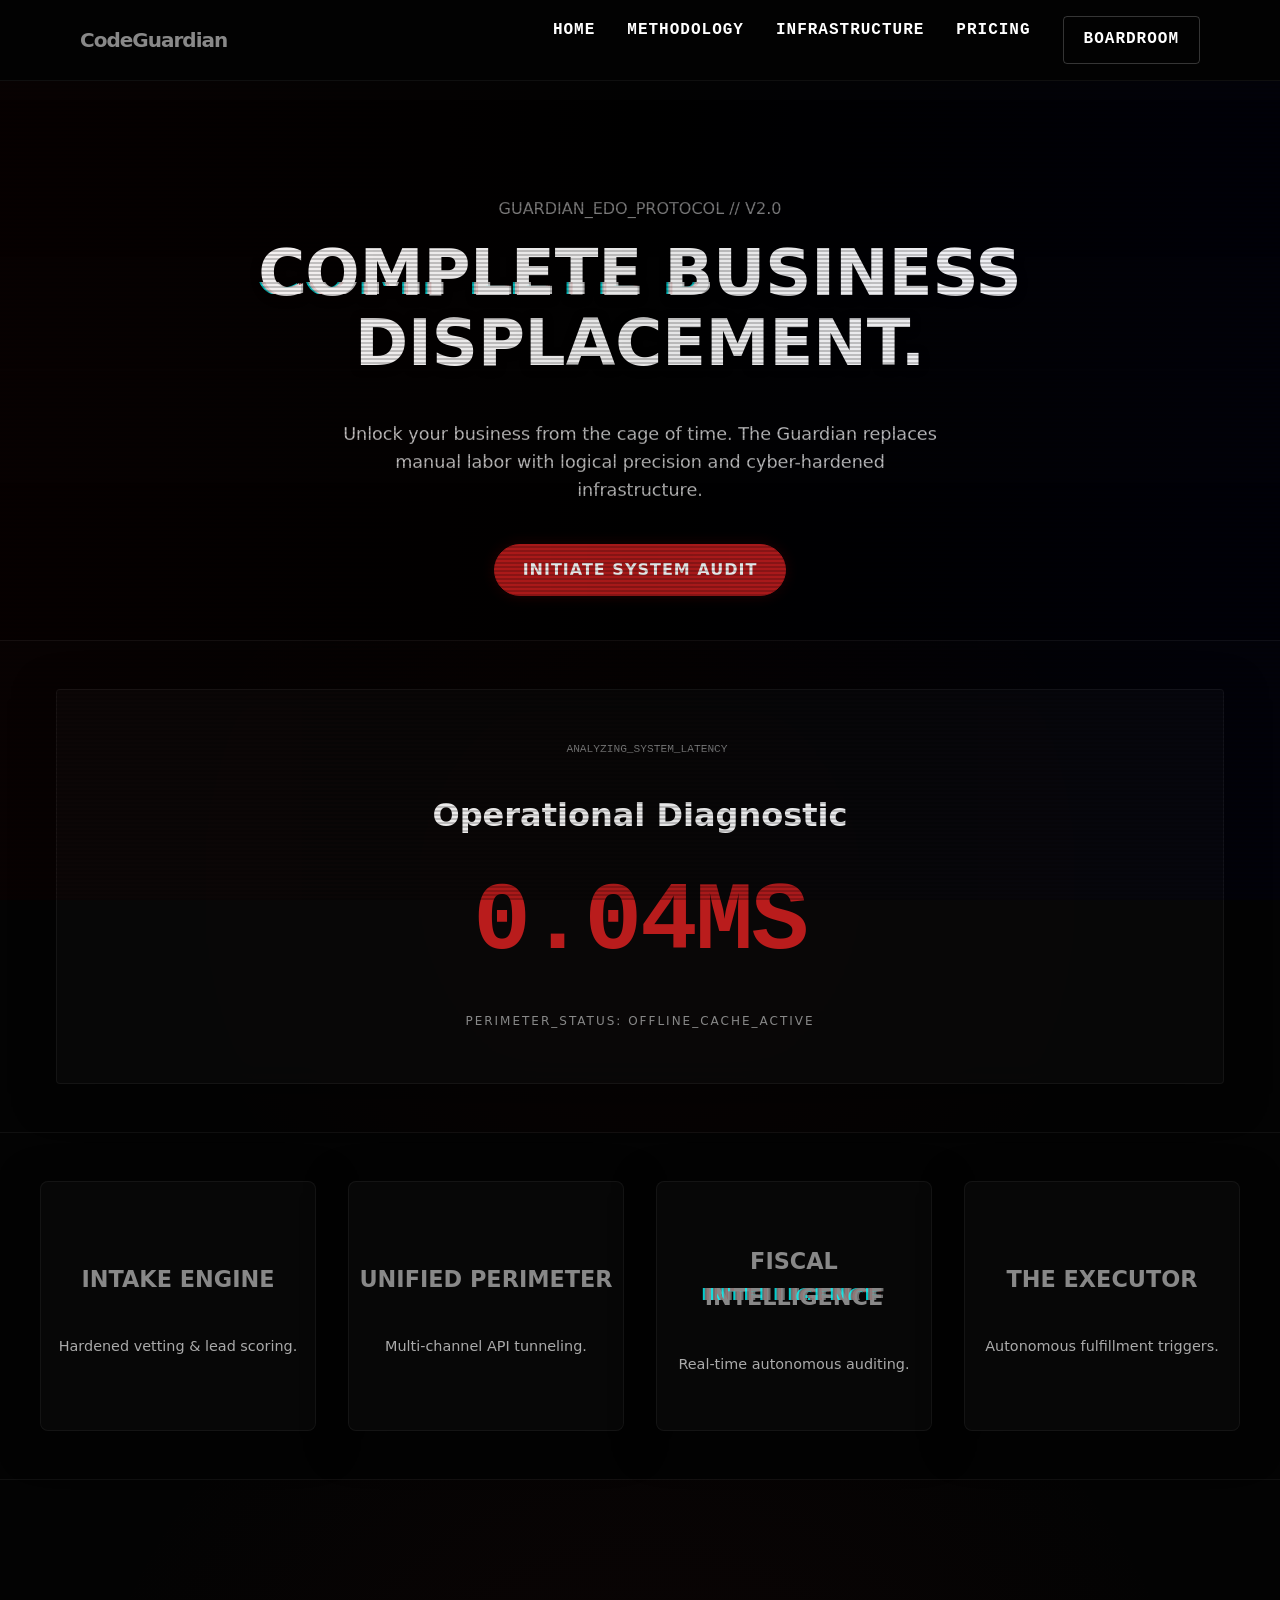
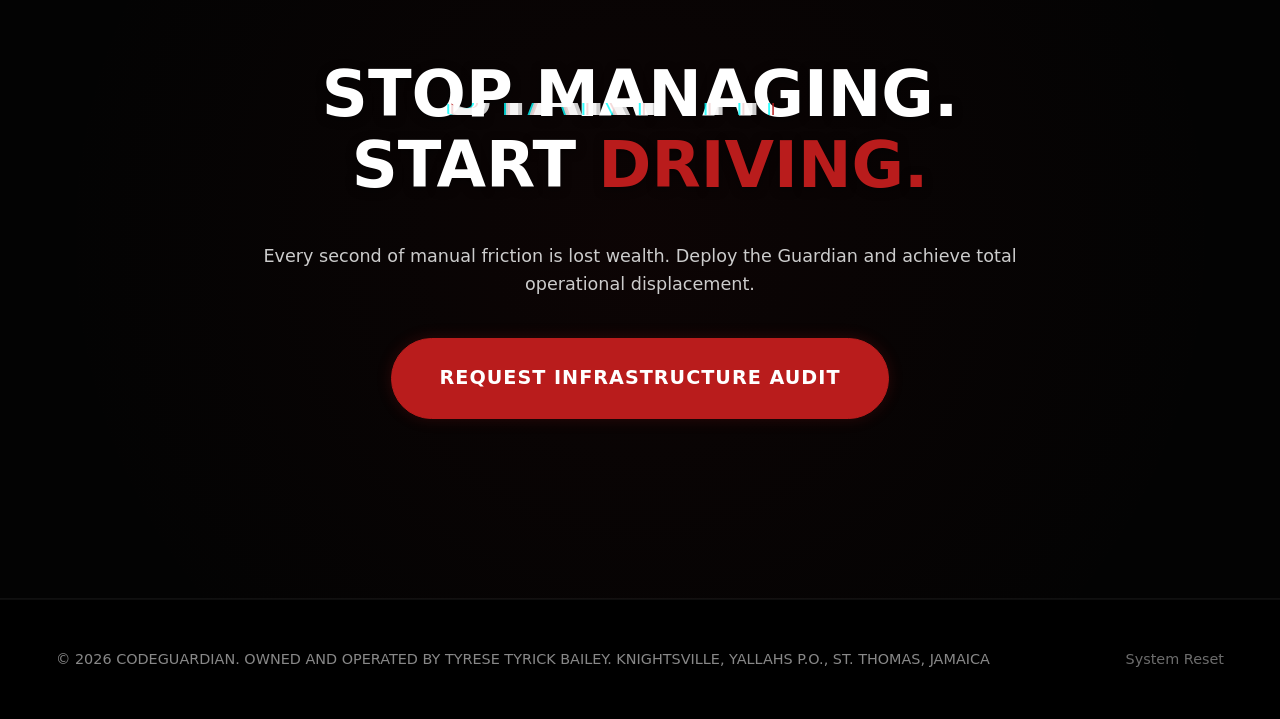
<file: index.html>
<!DOCTYPE html>
<html lang="en">
<head>
  <meta charset="UTF-8" />
  <meta name="viewport" content="width=device-width, initial-scale=1.0" />
  <title>EDO Infrastructure | Vision</title>
  <link rel="stylesheet" href="styles.css" />
  <meta name="description" content="Hardened digital infrastructure for high-stake entities." />
</head>
<body>

<header class="site-header">
  <div class="container header-inner">
    <a href="index.html" class="brand"><span class="brand-text">CodeGuardian</span></a>
    
    <button class="mobile-nav-toggle" aria-expanded="false">
      <div class="hamburger"></div>
    </button>

    <nav class="nav">
     <ul class="nav-list">
  <li><a href="index.html" class="nav-link">Home</a></li>
  <li><a href="about.html" class="nav-link">Methodology</a></li>
  <li><a href="services.html" class="nav-link">Infrastructure</a></li>
  <li><a href="pricing.html" class="nav-link">Pricing</a></li>
  <li><a href="portal.html" class="nav-link btn btn-outline">Boardroom</a></li>
</ul>
      </ul>
    </nav>
  </div>
</header>

 
<main id="top">

<section id="hero" class="section hero reveal">
  <div class="video-background">
    <div class="video-overlay"></div>
    <video autoplay muted loop playsinline id="hero-video">
      <source src="assets/icons/REDMATRIX.mp4" type="video/mp4">
    </video>
  </div>

  <div class="container">
    <div class="hero-grid">
      <div class="hero-content">
        <p class="hero-eyebrow">GUARDIAN_EDO_PROTOCOL // V2.0</p>
        <h1 class="hero-title glitch-text" data-text="COMPLETE BUSINESS DISPLACEMENT">
          Complete Business <br>
          Displacement.
        </h1>
        <p class="hero-subtitle">
          Unlock your business from the cage of time. The Guardian replaces manual labor 
          with logical precision and cyber-hardened infrastructure. 
        </p>
        <div class="hero-actions">
          <a href="portal.html" class="btn btn-primary pulse">Initiate System Audit</a>
        </div>
      </div>
    </div>
  </div>
</section>

<section id="audit" class="section reveal" style="background: radial-gradient(circle at center, rgba(207, 0, 0, 0.03) 0%, transparent 70%);">
  <div class="container">
    <div class="audit-box glass" style="border-radius: 4px; padding: 40px; text-align: center;">
      <div class="audit-header">
        <p class="status-indicator" style="justify-content: center; margin-bottom: 10px;"><span class="blip"></span> ANALYZING_SYSTEM_LATENCY</p>
        <h2 class="section-title">Operational Diagnostic</h2>
      </div>
      <div class="audit-counter" style="color: var(--color-accent);">
        <span id="load-time-display">00.00MS</span>
      </div>
      <p class="audit-status" style="font-size: 0.75rem; letter-spacing: 2px;">PERIMETER_STATUS: <span id="audit-status-text">INITIALIZING...</span></p>
    </div>
  </div>
</section>

<section id="framework" class="section reveal">
  <div class="container">
    <div class="grid framework-grid">
      
      <div class="card glass" onclick="openDetail('intake')" style="transition: transform 0.4s; transform-style: preserve-3d;">
        <div class="card-header" style="justify-content: space-between;">
          <span class="card-id" style="font-family: monospace; color: #555;"></span>
          <div class="status-indicator"><span class="blip"></span> </div>
        </div>
        <div class="card-main-content">
          <h3 class="glitch-text" data-text="INTAKE ENGINE" style="font-size: 1.4rem;">Intake Engine</h3>
          <p style="color: #aaa; font-size: 0.9rem;">Hardened vetting & lead scoring.</p>
        </div>
        <div class="click-overlay"><span>VIEW SPECS</span></div>
      </div>

      <div class="card glass" onclick="openDetail('perimeter')">
        <div class="card-header">
          <span class="card-id" style="font-family: monospace; color: #555;"></span>
          <div class="status-indicator"><span class="blip"></span> </div>
        </div>
        <div class="card-main-content">
          <h3 class="glitch-text" data-text="UNIFIED PERIMETER" style="font-size: 1.4rem;">Unified Perimeter</h3>
          <p style="color: #aaa; font-size: 0.9rem;">Multi-channel API tunneling.</p>
        </div>
        <div class="click-overlay"><span>VIEW SPECS</span></div>
      </div>

      <div class="card glass" onclick="openDetail('intelligence')">
        <div class="card-header">
          <span class="card-id" style="font-family: monospace; color: #555;"></span>
          <div class="status-indicator"><span class="blip"></span> </div>
        </div>
        <div class="card-main-content">
          <h3 class="glitch-text" data-text="FISCAL INTELLIGENCE" style="font-size: 1.4rem;">Fiscal Intelligence</h3>
          <p style="color: #aaa; font-size: 0.9rem;">Real-time autonomous auditing.</p>
        </div>
        <div class="click-overlay"><span>VIEW SPECS</span></div>
      </div>

      <div class="card glass" onclick="openDetail('executor')">
        <div class="card-header">
          <span class="card-id" style="font-family: monospace; color: #555;"></span>
          <div class="status-indicator"><span class="blip"></span> </div>
        </div>
        <div class="card-main-content">
          <h3 class="glitch-text" data-text="THE EXECUTOR" style="font-size: 1.4rem;">The Executor</h3>
          <p style="color: #aaa; font-size: 0.9rem;">Autonomous fulfillment triggers.</p>
        </div>
        <div class="click-overlay"><span>VIEW SPECS</span></div>
      </div>

    </div>
  </div>
</section>

<section id="cta" class="section reveal" style="text-align: center; min-height: 80vh; display: flex; align-items: center; background: radial-gradient(circle at center, rgba(185, 28, 28, 0.05) 0%, transparent 80%);">
  <div class="container">
    <h2 class="hero-title glitch-text" data-text="START THE ENGINE">Stop managing.<br>Start <span style="color:var(--color-accent)">driving.</span></h2>
    <p class="hero-subtitle">
      Every second of manual friction is lost wealth. Deploy the Guardian and achieve total operational displacement.
    </p>
    <div class="cta-actions" style="margin-top: 2rem;">
      <a href="portal.html" class="btn btn-primary pulse" style="font-size: 1.2rem; padding: 1.5rem 3rem;">Request Infrastructure Audit</a>
    </div>
  </div>
</section>

</main>
<div id="detail-modal" class="modal-overlay" onclick="closeDetail()">
  <div class="modal-content glass" onclick="event.stopPropagation()">
    <button class="close-btn" onclick="closeDetail()">&times;</button>
    <div id="modal-body">
      </div>
  </div>
</div>
  <footer class="site-footer">
    <div class="container footer-inner">
      <p class="footer-copy">&copy; <span id="year"></span>  CODEGUARDIAN. OWNED AND OPERATED BY TYRESE TYRICK BAILEY.

KNIGHTSVILLE, YALLAHS P.O., ST. THOMAS, JAMAICA</p>
      <ul class="footer-links">
        <li><a href="#top">System Reset</a></li>
      </ul>
    </div>
  </footer>

  <script src="scripts.js"></script>
</body>
</html>
</file>
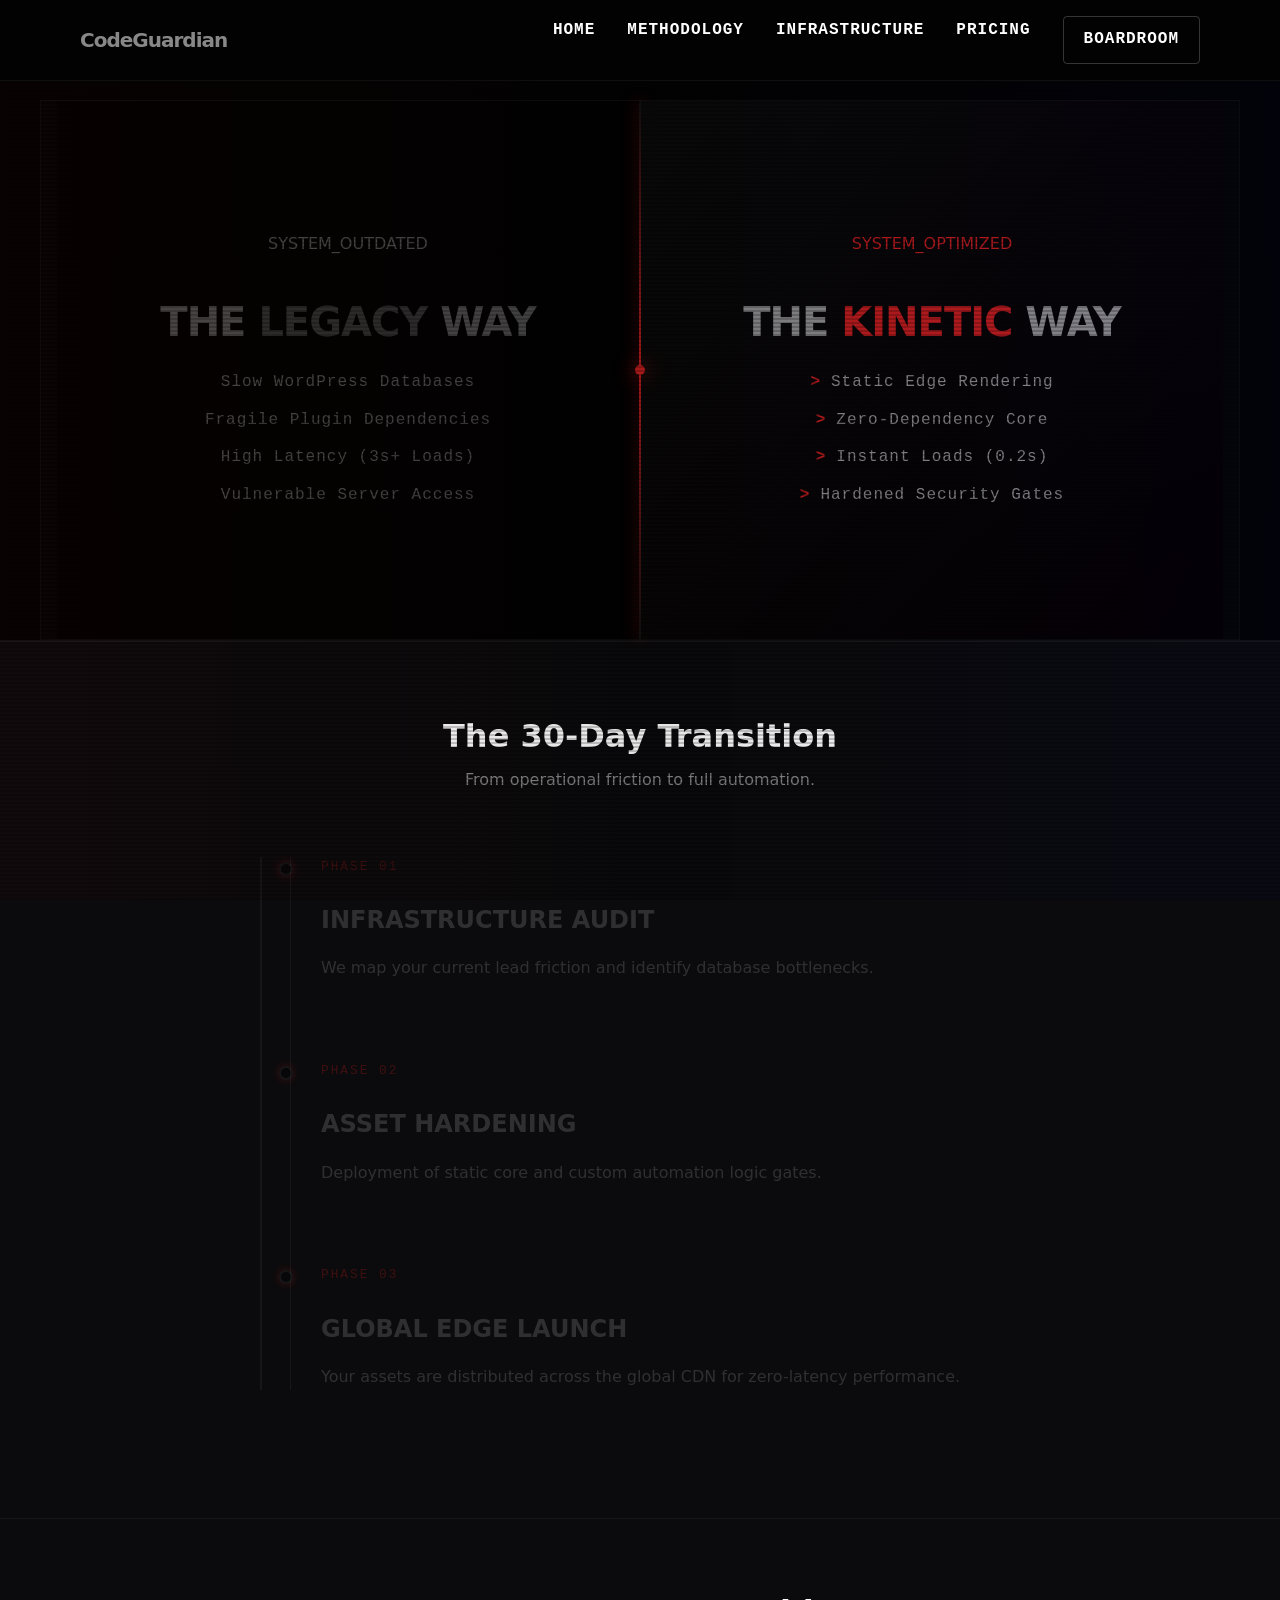
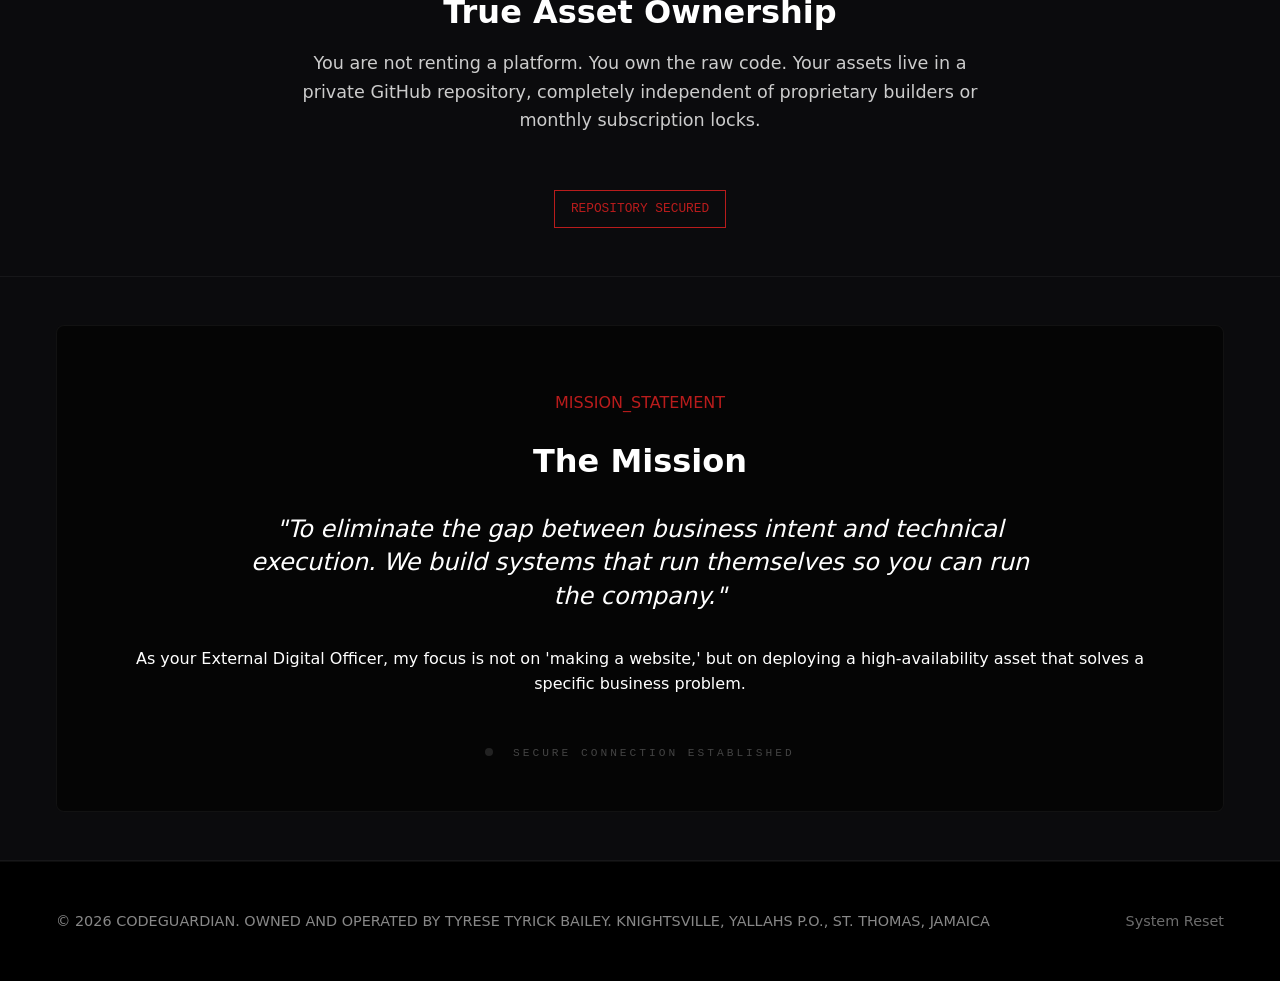
<file: about.html>
<!DOCTYPE html>
<html lang="en">
<head>
  <meta charset="UTF-8" />
  <meta name="viewport" content="width=device-width, initial-scale=1.0" />
  <title>Methodology | The EDO Philosophy</title>
  <link rel="stylesheet" href="styles.css" />

</head>
<body>

  <header class="site-header">
  <div class="container header-inner">
    <a href="index.html" class="brand"><span class="brand-text">CodeGuardian</span></a>
    
    <button class="mobile-nav-toggle" aria-expanded="false">
      <div class="hamburger"></div>
    </button>

    <nav class="nav">
      <ul class="nav-list">
  <li><a href="index.html" class="nav-link">Home</a></li>
  <li><a href="about.html" class="nav-link">Methodology</a></li>
  <li><a href="services.html" class="nav-link">Infrastructure</a></li>
  <li><a href="pricing.html" class="nav-link">Pricing</a></li>
  <li><a href="portal.html" class="nav-link btn btn-outline">Boardroom</a></li>
</ul>
    </nav>
  </div>
</header>

  <main>
  <section class="section reveal split-philosophy">
  <div class="container philosophy-grid">
    
    <div class="philosophy-side legacy-logic">
      <div class="side-content">
        <p class="eyebrow">SYSTEM_OUTDATED</p>
        <h2 class="side-title">The <span class="dim-text">Legacy</span> Way</h2>
        <ul class="comparison-list">
          <li><span>Slow WordPress Databases</span></li>
          <li><span>Fragile Plugin Dependencies</span></li>
          <li><span>High Latency (3s+ Loads)</span></li>
          <li><span>Vulnerable Server Access</span></li>
        </ul>
      </div>
    </div>

    <div class="philosophy-divider">
      <div class="divider-line"></div>
      <div class="divider-node"></div>
    </div>

    <div class="philosophy-side kinetic-logic">
      <div class="side-content">
        <p class="eyebrow" style="color:var(--color-accent)">SYSTEM_OPTIMIZED</p>
        <h2 class="side-title">The <span style="color:var(--color-accent)">Kinetic</span> Way</h2>
        <ul class="comparison-list">
          <li><span>Static Edge Rendering</span></li>
          <li><span>Zero-Dependency Core</span></li>
          <li><span>Instant Loads (0.2s)</span></li>
          <li><span>Hardened Security Gates</span></li>
        </ul>
      </div>
    </div>

  </div>
</section>

<section class="section reveal timeline-section">
  <div class="container">
    <div class="section-header">
      <h2 class="section-title">The 30-Day Transition</h2>
      <p class="section-intro">From operational friction to full automation.</p>
    </div>
    
    <div class="timeline-container">
      <div class="timeline-progress"></div> 
      
      <div class="timeline">
        <div class="timeline-item">
          <div class="timeline-dot"></div>
          <div class="timeline-content">
            <span class="day-tag">PHASE 01</span>
            <h3>Infrastructure Audit</h3>
            <p>We map your current lead friction and identify database bottlenecks.</p>
          </div>
        </div>

        <div class="timeline-item">
          <div class="timeline-dot"></div>
          <div class="timeline-content">
            <span class="day-tag">PHASE 02</span>
            <h3>Asset Hardening</h3>
            <p>Deployment of static core and custom automation logic gates.</p>
          </div>
        </div>

        <div class="timeline-item">
          <div class="timeline-dot"></div>
          <div class="timeline-content">
            <span class="day-tag">PHASE 03</span>
            <h3>Global Edge Launch</h3>
            <p>Your assets are distributed across the global CDN for zero-latency performance.</p>
          </div>
        </div>
      </div>
    </div>
  </div>
</section>

    <section class="section reveal" style="background: var(--color-bg-alt);">
      <div class="container text-center">
        <h2 class="section-title">True Asset Ownership</h2>
        <p class="hero-subtitle" style="max-width: 700px; margin-inline: auto;">
          You are not renting a platform. You own the raw code. Your assets live in a private GitHub repository, completely independent of proprietary builders or monthly subscription locks.
        </p>
        <div class="github-badge">REPOSITORY SECURED</div>
      </div>
    </section>

 <section class="section reveal mission-section">
  <div class="container">
    <div class="card mission-card">
      <div class="mission-glow"></div>
      
      <div class="mission-content">
        <p class="eyebrow" style="color:var(--color-accent)">MISSION_STATEMENT</p>
        <h2 class="section-title">The Mission</h2>
        
        <blockquote class="mission-quote">
          "To eliminate the gap between business intent and technical execution. We build systems that run themselves so you can run the company."
        </blockquote>
        
        <p class="mission-description">
          As your External Digital Officer, my focus is not on 'making a website,' but on deploying a <span class="highlight">high-availability asset</span> that solves a specific business problem.
        </p>
        
        <div class="system-status">
          <span class="status-dot"></span> SECURE CONNECTION ESTABLISHED
        </div>
      </div>
    </div>
  </div>
</section>
  </main>

    <footer class="site-footer">
    <div class="container footer-inner">
      <p class="footer-copy">&copy; <span id="year"></span>  CODEGUARDIAN. OWNED AND OPERATED BY TYRESE TYRICK BAILEY.

KNIGHTSVILLE, YALLAHS P.O., ST. THOMAS, JAMAICA</p>
      <ul class="footer-links">
        <li><a href="#top">System Reset</a></li>
      </ul>
    </div>
  </footer>

  <script src="scripts.js"></script>
</body>
</html>
</file>
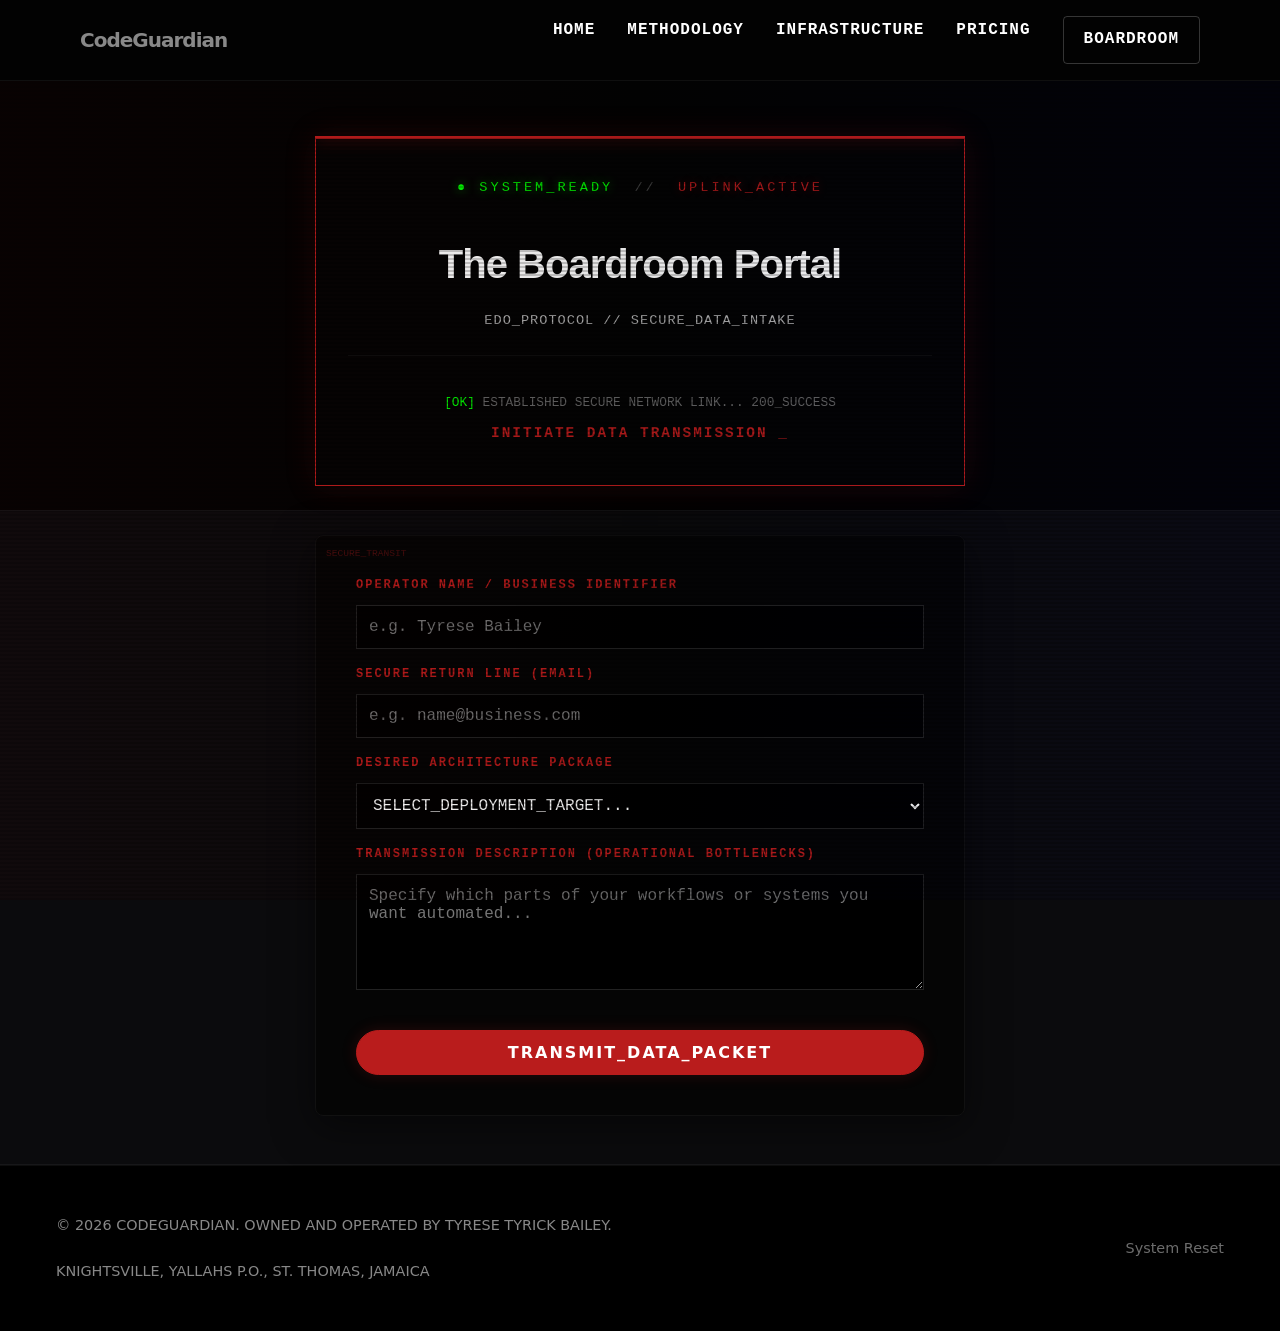
<file: portal.html>
<!DOCTYPE html>
<html lang="en">
<head>
  <meta charset="UTF-8" />
  <meta name="viewport" content="width=device-width, initial-scale=1.0" />
  <title>The Boardroom | Secure Access</title>
  <link rel="stylesheet" href="styles.css" />
</head>
<body>

<header class="site-header">
  <div class="container header-inner">
    <a href="index.html" class="brand"><span class="brand-text">CodeGuardian</span></a>
    
    <button class="mobile-nav-toggle" aria-expanded="false">
      <div class="hamburger"></div>
    </button>

    <nav class="nav">
      <ul class="nav-list">
        <li><a href="index.html" class="nav-link">Home</a></li>
        <li><a href="about.html" class="nav-link">Methodology</a></li>
        <li><a href="services.html" class="nav-link">Infrastructure</a></li>
        <li><a href="pricing.html" class="nav-link">Pricing</a></li>
        <li><a href="portal.html" class="nav-link btn btn-outline">Boardroom</a></li>
      </ul>
    </nav>
  </div>
</header>

<main id="top" style="padding-top: 120px;">
  
  <section class="section reveal boardroom-hero" style="padding-bottom: 1.5rem; padding-top: 1rem;">
    <div class="container text-center">
      <div class="security-gate kinetic-panel" style="border: 1px solid var(--color-accent); box-shadow: 0 0 30px rgba(185, 28, 28, 0.15); max-width: 650px; margin: 0 auto; position: relative; padding: 2.5rem 2rem;">
        <div class="gate-scan-line"></div> 
        
        <div class="gate-header">
          <div class="access-status" style="font-family: monospace; font-size: 0.85rem; letter-spacing: 3px; margin-bottom: 1rem;">
            <span style="color: #00ff00; text-shadow: 0 0 10px rgba(0,255,0,0.5);">● SYSTEM_READY</span> 
            <span style="color: #444; margin: 0 10px;">//</span> 
            <span style="color: var(--color-accent); text-shadow: 0 0 10px rgba(185,28,28,0.4);">UPLINK_ACTIVE</span>
          </div>
          
          <h1 class="terminal-title" style="font-size: 2.5rem; letter-spacing: -1px; margin-bottom: 0.5rem; font-family: 'Inter', sans-serif; color: #fff;">The Boardroom Portal</h1>
          <p class="text-muted" style="font-family: monospace; font-size: 0.85rem; letter-spacing: 1px; color: #888;">EDO_PROTOCOL // SECURE_DATA_INTAKE</p>
        </div>
        
        <div class="gate-footer" style="margin-top: 1.5rem; border-top: 1px solid #111; padding-top: 1.5rem; font-family: monospace; font-size: 0.8rem; color: #666;">
          <p style="margin-bottom: 0.5rem;"><span style="color: #00ff00;">[OK]</span> ESTABLISHED SECURE NETWORK LINK... 200_SUCCESS</p>
          <a href="#audit-form" class="audit-link" style="color: var(--color-accent); font-weight: bold; letter-spacing: 2px; text-decoration: none; font-size: 0.9rem;">INITIATE DATA TRANSMISSION <span class="blink-cursor">_</span></a>
        </div>
      </div>
    </div>
  </section>

  <section id="audit-form" class="section reveal audit-section" style="padding-top: 1.5rem;">
    <div class="container">
      <div class="contact-form terminal-panel" style="max-width: 650px; margin: 0 auto; background: #050505; border: 1px solid #111; padding: 2.5rem; box-shadow: 0 10px 40px rgba(0,0,0,0.5);">
        
        <form id="guardianAuditForm" class="kinetic-form">
          
          <div class="form-group">
            <label>OPERATOR NAME / BUSINESS IDENTIFIER</label>
            <input type="text" id="opName" name="operator_name" placeholder="e.g. Tyrese Bailey" required>
          </div>

          <div class="form-group">
            <label>SECURE RETURN LINE (EMAIL)</label>
            <input type="email" id="opEmail" name="operator_email" placeholder="e.g. name@business.com" required>
          </div>

          <div class="form-group">
            <label>DESIRED ARCHITECTURE PACKAGE</label>
            <select id="inquiryType" name="architecture_package" required>
              <option value="" disabled selected hidden>SELECT_DEPLOYMENT_TARGET...</option>
              <option value="Starter Tier">Starter Plan // Core Messaging & Ledger (45,000 - 60,000 JMD/mo)</option>
              <option value="Growth Tier">Growth Plan // AI Autopilot & Vision Array (75,000 - 110,000 JMD/mo)</option>
              <option value="Enterprise Tier">Enterprise Plan // Custom Architecture Matrix (110,000 JMD/mo)</option>
              <option value="Custom Infrastructure Build">Bespoke Infrastructure Design / Single Asset Buildout</option>
            </select>
          </div>

          <div class="form-group">
            <label>TRANSMISSION DESCRIPTION (OPERATIONAL BOTTLENECKS)</label>
            <textarea id="opMessage" name="bottlenecks" rows="5" placeholder="Specify which parts of your workflows or systems you want automated..." required></textarea>
          </div>

          <button type="submit" id="submitBtn" class="btn btn-primary pulse" style="width: 100%; margin-top: 1rem; font-weight: bold; letter-spacing: 2px;">TRANSMIT_DATA_PACKET</button>
        </form>

      </div>
    </div>
  </section>
</main>

<footer class="site-footer">
  <div class="container footer-inner">
    <p class="footer-copy">&copy; <span id="year"></span> CODEGUARDIAN. OWNED AND OPERATED BY TYRESE TYRICK BAILEY.<br><br>
    KNIGHTSVILLE, YALLAHS P.O., ST. THOMAS, JAMAICA</p>
    <ul class="footer-links">
      <li><a href="#top">System Reset</a></li>
    </ul>
  </div>
</footer>
 <script>
document.getElementById('guardianAuditForm').addEventListener('submit', function(e) {
    e.preventDefault();

    const btn = document.getElementById('submitBtn');
    btn.textContent = 'TRANSMITTING...';
    btn.disabled = true;

    const name = document.getElementById('opName').value;
    const email = document.getElementById('opEmail').value;
    const tier = document.getElementById('inquiryType').value;
    const message = document.getElementById('opMessage').value;

    const data = {
        action: 'appendTransaction',
        platform: 'Website',
        entry_type: 'message',
        amount_jmd: 0,
        client_name: name,
        description: message,
        id: email,
        notes: 'Package Interest: ' + tier + ' | Email: ' + email
    };

    // Use no-cors mode to bypass CORS restriction
    fetch('https://script.google.com/macros/s/AKfycbzuC7BHsn5GlzXBHyQVPhsThdNGFEJ5sSFPxT3yi1dmBBfnWYt2clP2LZ44PqK91CPb/exec', {
        method: 'POST',
        mode: 'no-cors',
        headers: { 'Content-Type': 'application/json' },
        body: JSON.stringify(data)
    }).then(function() {
        btn.textContent = 'TRANSMISSION_COMPLETE ✓';
        btn.style.background = '#00ff00';
        btn.style.color = '#000';
        document.getElementById('guardianAuditForm').reset();
    }).catch(function(err) {
        btn.textContent = 'TRANSMISSION_FAILED — RETRY';
        btn.disabled = false;
        console.error(err);
    });
});
</script>

<script src="scripts.js"></script>
</body>
</html>
</file>
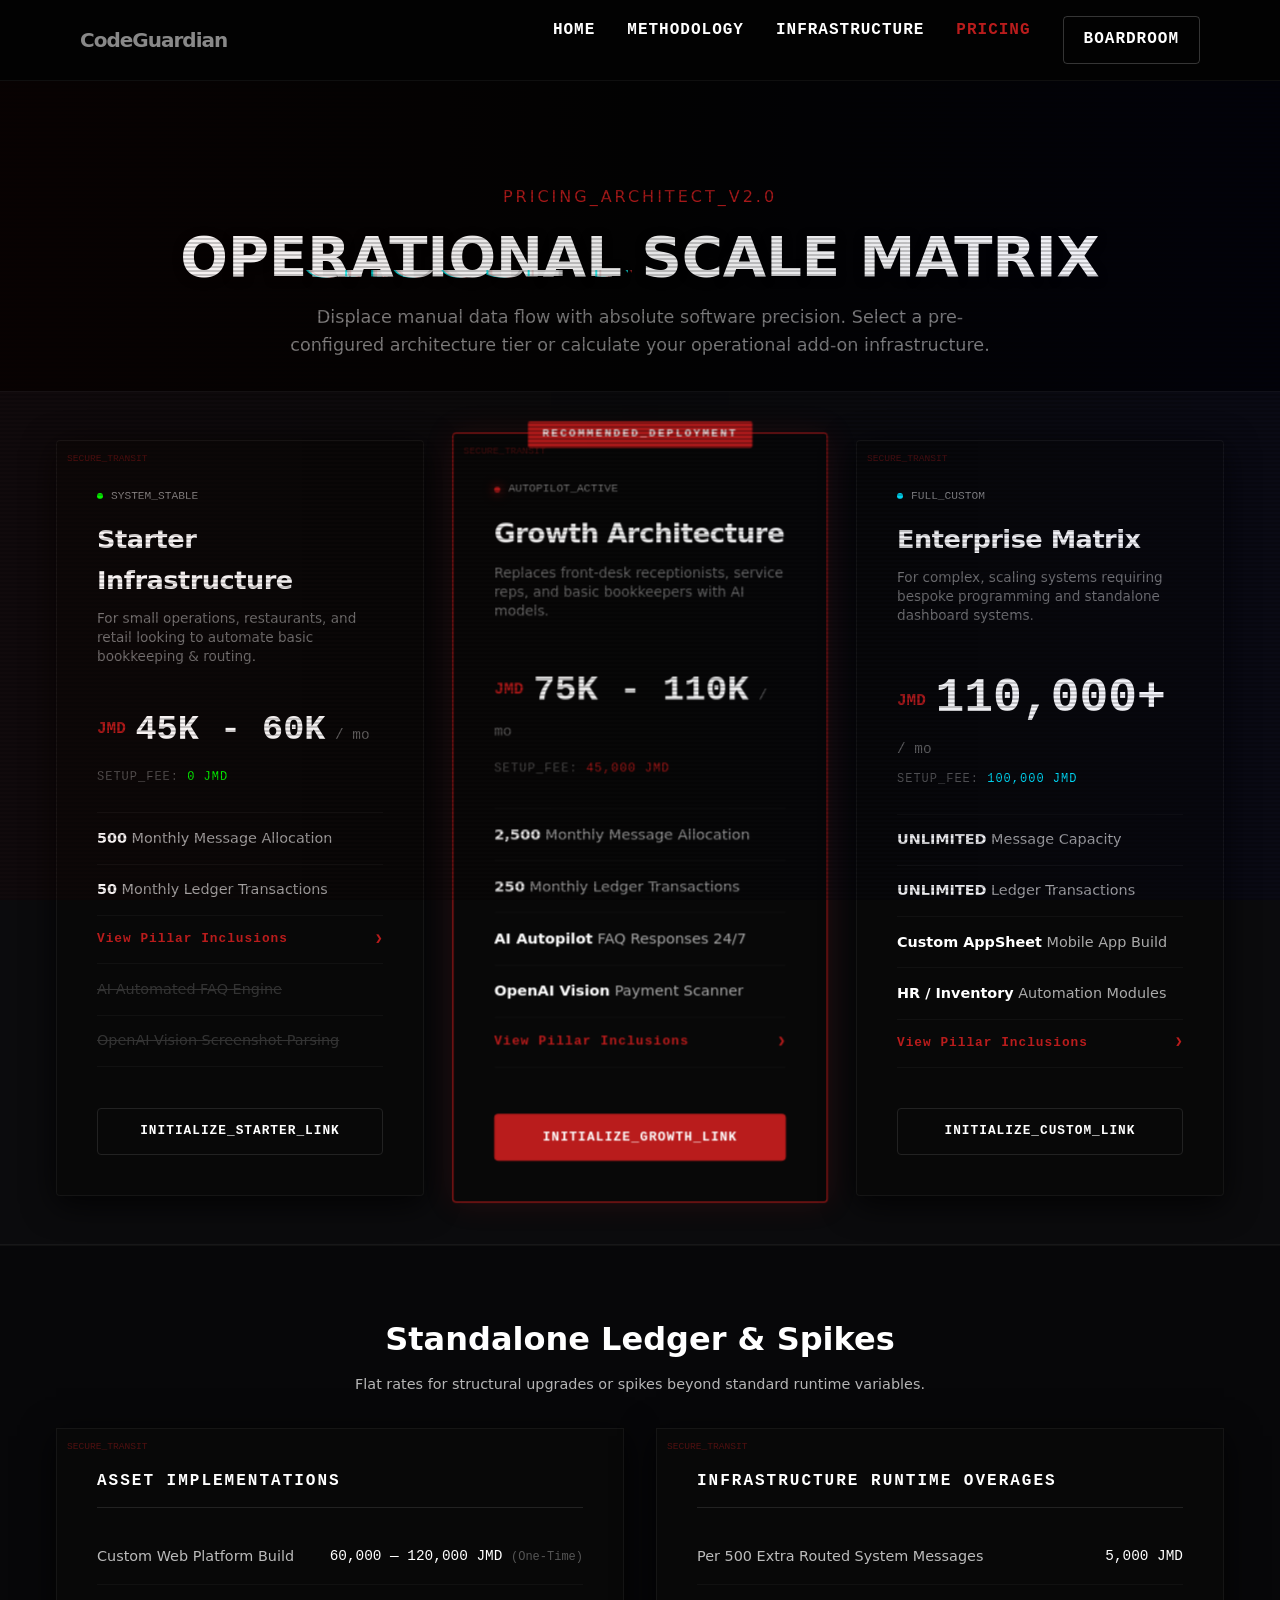
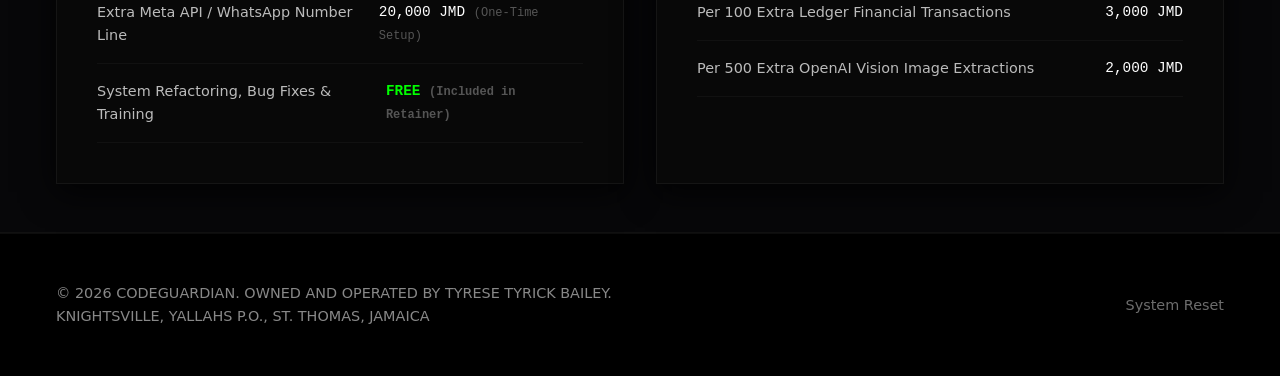
<file: pricing.html>
<!DOCTYPE html>
<html lang="en">
<head>
  <meta charset="UTF-8" />
  <meta name="viewport" content="width=device-width, initial-scale=1.0" />
  <title>CodeGuardian | Infrastructure Pricing</title>
  <link rel="stylesheet" href="styles.css" />
  <meta name="description" content="Transparent, volume-scaled, and feature-gated operational automation tiers." />
</head>
<body>

<header class="site-header">
  <div class="container header-inner">
    <a href="index.html" class="brand"><span class="brand-text">CodeGuardian</span></a>
    
    <button class="mobile-nav-toggle" aria-expanded="false">
      <div class="hamburger"></div>
    </button>

    <nav class="nav">
      <ul class="nav-list">
        <li><a href="index.html" class="nav-link">Home</a></li>
        <li><a href="about.html" class="nav-link">Methodology</a></li>
        <li><a href="services.html" class="nav-link">Infrastructure</a></li>
        <li><a href="pricing.html" class="nav-link active" style="color: var(--color-accent);">Pricing</a></li>
        <li><a href="portal.html" class="nav-link btn btn-outline">Boardroom</a></li>
      </ul>
    </nav>
  </div>
</header>

<main id="top" style="padding-top: 120px;">

  <section class="section reveal text-center" style="padding-bottom: 2rem;">
    <div class="container">
      <p class="hero-eyebrow" style="letter-spacing: 3px; color: var(--color-accent);">PRICING_ARCHITECT_V2.0</p>
      <h1 class="hero-title glitch-text" data-text="CHOOSE YOUR SCALE" style="font-size: clamp(2rem, 5vw, 3.5rem); margin-bottom: 1rem;">
        Operational Scale Matrix
      </h1>
      <p class="hero-subtitle" style="max-width: 700px; margin: 0 auto; color: #888;">
        Displace manual data flow with absolute software precision. Select a pre-configured architecture tier or calculate your operational add-on infrastructure.
      </p>
    </div>
  </section>

  <section class="section reveal" style="padding-top: 0;">
    <div class="container">
<!-- 3 Infrastructure Tiers Grid -->
<div class="pricing-grid">
  
  <!-- STARTER CARD -->
  <div class="pricing-card terminal-panel">
    <div class="p-card-header">
      <div class="status-indicator"><span class="blip" style="background: #00ff00;"></span> SYSTEM_STABLE</div>
      <h3>Starter Infrastructure</h3>
      <p class="tier-purpose">For small operations, restaurants, and retail looking to automate basic bookkeeping & routing.</p>
    </div>
    <div class="p-card-price">
      <span class="currency">JMD</span>
      <span class="amount" style="font-size: 2.2rem;">45K - 60K</span>
      <span class="period">/ mo</span>
    </div>
    <div class="p-card-setup">SETUP_FEE: <span style="color: #00ff00;">0 JMD</span></div>
    <ul class="p-card-specs">
      <li><strong>500</strong> Monthly Message Allocation</li>
      <li><strong>50</strong> Monthly Ledger Transactions</li>
      <li class="tappable-spec" onclick="openPricingDetail('starter-pillars')">View Pillar Inclusions <span class="spec-chevron">❯</span></li>
      <li class="disabled-spec">AI Automated FAQ Engine</li>
      <li class="disabled-spec">OpenAI Vision Screenshot Parsing</li>
    </ul>
    <a href="portal.html?tier=starter" class="btn p-card-btn">INITIALIZE_STARTER_LINK</a>
  </div>

  <!-- GROWTH CARD (RECOMMENDED DEPLOYMENT) -->
  <div class="pricing-card terminal-panel recommended-tier">
    <div class="recommended-badge">RECOMMENDED_DEPLOYMENT</div>
    <div class="p-card-header">
      <div class="status-indicator"><span class="blip" style="background: var(--color-accent); box-shadow: 0 0 10px var(--color-accent);"></span> AUTOPILOT_ACTIVE</div>
      <h3>Growth Architecture</h3>
      <p class="tier-purpose">Replaces front-desk receptionists, service reps, and basic bookkeepers with AI models.</p>
    </div>
    <div class="p-card-price">
      <span class="currency">JMD</span>
      <span class="amount" style="font-size: 2.2rem;">75K - 110K</span>
      <span class="period">/ mo</span>
    </div>
    <div class="p-card-setup">SETUP_FEE: <span style="color: var(--color-accent);">45,000 JMD</span></div>
    <ul class="p-card-specs">
      <li><strong>2,500</strong> Monthly Message Allocation</li>
      <li><strong>250</strong> Monthly Ledger Transactions</li>
      <li><strong>AI Autopilot</strong> FAQ Responses 24/7</li>
      <li><strong>OpenAI Vision</strong> Payment Scanner</li>
      <li class="tappable-spec" onclick="openPricingDetail('growth-pillars')">View Pillar Inclusions <span class="spec-chevron">❯</span></li>
    </ul>
    <a href="portal.html?tier=growth" class="btn p-card-btn pulse-red">INITIALIZE_GROWTH_LINK</a>
  </div>

  <!-- ENTERPRISE CARD -->
  <div class="pricing-card terminal-panel">
    <div class="p-card-header">
      <div class="status-indicator"><span class="blip" style="background: #00e5ff;"></span> FULL_CUSTOM</div>
      <h3>Enterprise Matrix</h3>
      <p class="tier-purpose">For complex, scaling systems requiring bespoke programming and standalone dashboard systems.</p>
    </div>
    <div class="p-card-price">
      <span class="currency">JMD</span>
      <span class="amount">110,000+</span>
      <span class="period">/ mo</span>
    </div>
    <div class="p-card-setup">SETUP_FEE: <span style="color: #00e5ff;">100,000 JMD</span></div>
    <ul class="p-card-specs">
      <li><strong>UNLIMITED</strong> Message Capacity</li>
      <li><strong>UNLIMITED</strong> Ledger Transactions</li>
      <li><strong>Custom AppSheet</strong> Mobile App Build</li>
      <li><strong>HR / Inventory</strong> Automation Modules</li>
      <li class="tappable-spec" onclick="openPricingDetail('enterprise-pillars')">View Pillar Inclusions <span class="spec-chevron">❯</span></li>
    </ul>
    <a href="portal.html?tier=enterprise" class="btn p-card-btn">INITIALIZE_CUSTOM_LINK</a>
  </div>

</div>

      </div>
    </div>
  </section>

  <section class="section reveal" style="background: #070709; border-top: 1px solid #111; border-bottom: 1px solid #111;">
    <div class="container">
      <div class="section-header">
        <h2 class="section-title">Standalone Ledger & Spikes</h2>
        <p class="text-muted" style="font-size: 0.9rem;">Flat rates for structural upgrades or spikes beyond standard runtime variables.</p>
      </div>

      <div class="ledger-container">
        <div class="ledger-block terminal-panel">
          <h4>Asset Implementations</h4>
          <div class="ledger-row">
            <span class="ledger-item">Custom Web Platform Build</span>
            <span class="ledger-price">60,000 — 120,000 JMD <small>(One-Time)</small></span>
          </div>
          <div class="ledger-row">
            <span class="ledger-item">Extra Meta API / WhatsApp Number Line</span>
            <span class="ledger-price">20,000 JMD <small>(One-Time Setup)</small></span>
          </div>
          <div class="ledger-row">
            <span class="ledger-item">System Refactoring, Bug Fixes & Training</span>
            <span class="ledger-price" style="color: #00ff00; font-weight: bold;">FREE <small>(Included in Retainer)</small></span>
          </div>
        </div>

        <div class="ledger-block terminal-panel">
          <h4>Infrastructure Runtime Overages</h4>
          <div class="ledger-row">
            <span class="ledger-item">Per 500 Extra Routed System Messages</span>
            <span class="ledger-price">5,000 JMD</span>
          </div>
          <div class="ledger-row">
            <span class="ledger-item">Per 100 Extra Ledger Financial Transactions</span>
            <span class="ledger-price">3,000 JMD</span>
          </div>
          <div class="ledger-row">
            <span class="ledger-item">Per 500 Extra OpenAI Vision Image Extractions</span>
            <span class="ledger-price">2,000 JMD</span>
          </div>
        </div>
      </div>
    </div>
  </section>

</main>

<div id="detail-modal" class="modal-overlay" onclick="closeDetail()">
  <div class="modal-content glass" onclick="event.stopPropagation()">
    <button class="close-btn" onclick="closeDetail()">&times;</button>
    <div id="modal-body"></div>
  </div>
</div>

<footer class="site-footer">
  <div class="container footer-inner">
    <p class="footer-copy">&copy; <span id="year"></span> CODEGUARDIAN. OWNED AND OPERATED BY TYRESE TYRICK BAILEY.<br>
    KNIGHTSVILLE, YALLAHS P.O., ST. THOMAS, JAMAICA</p>
    <ul class="footer-links">
      <li><a href="#top">System Reset</a></li>
    </ul>
  </div>
</footer>

<script src="scripts.js"></script>
</body>
</html>
</file>
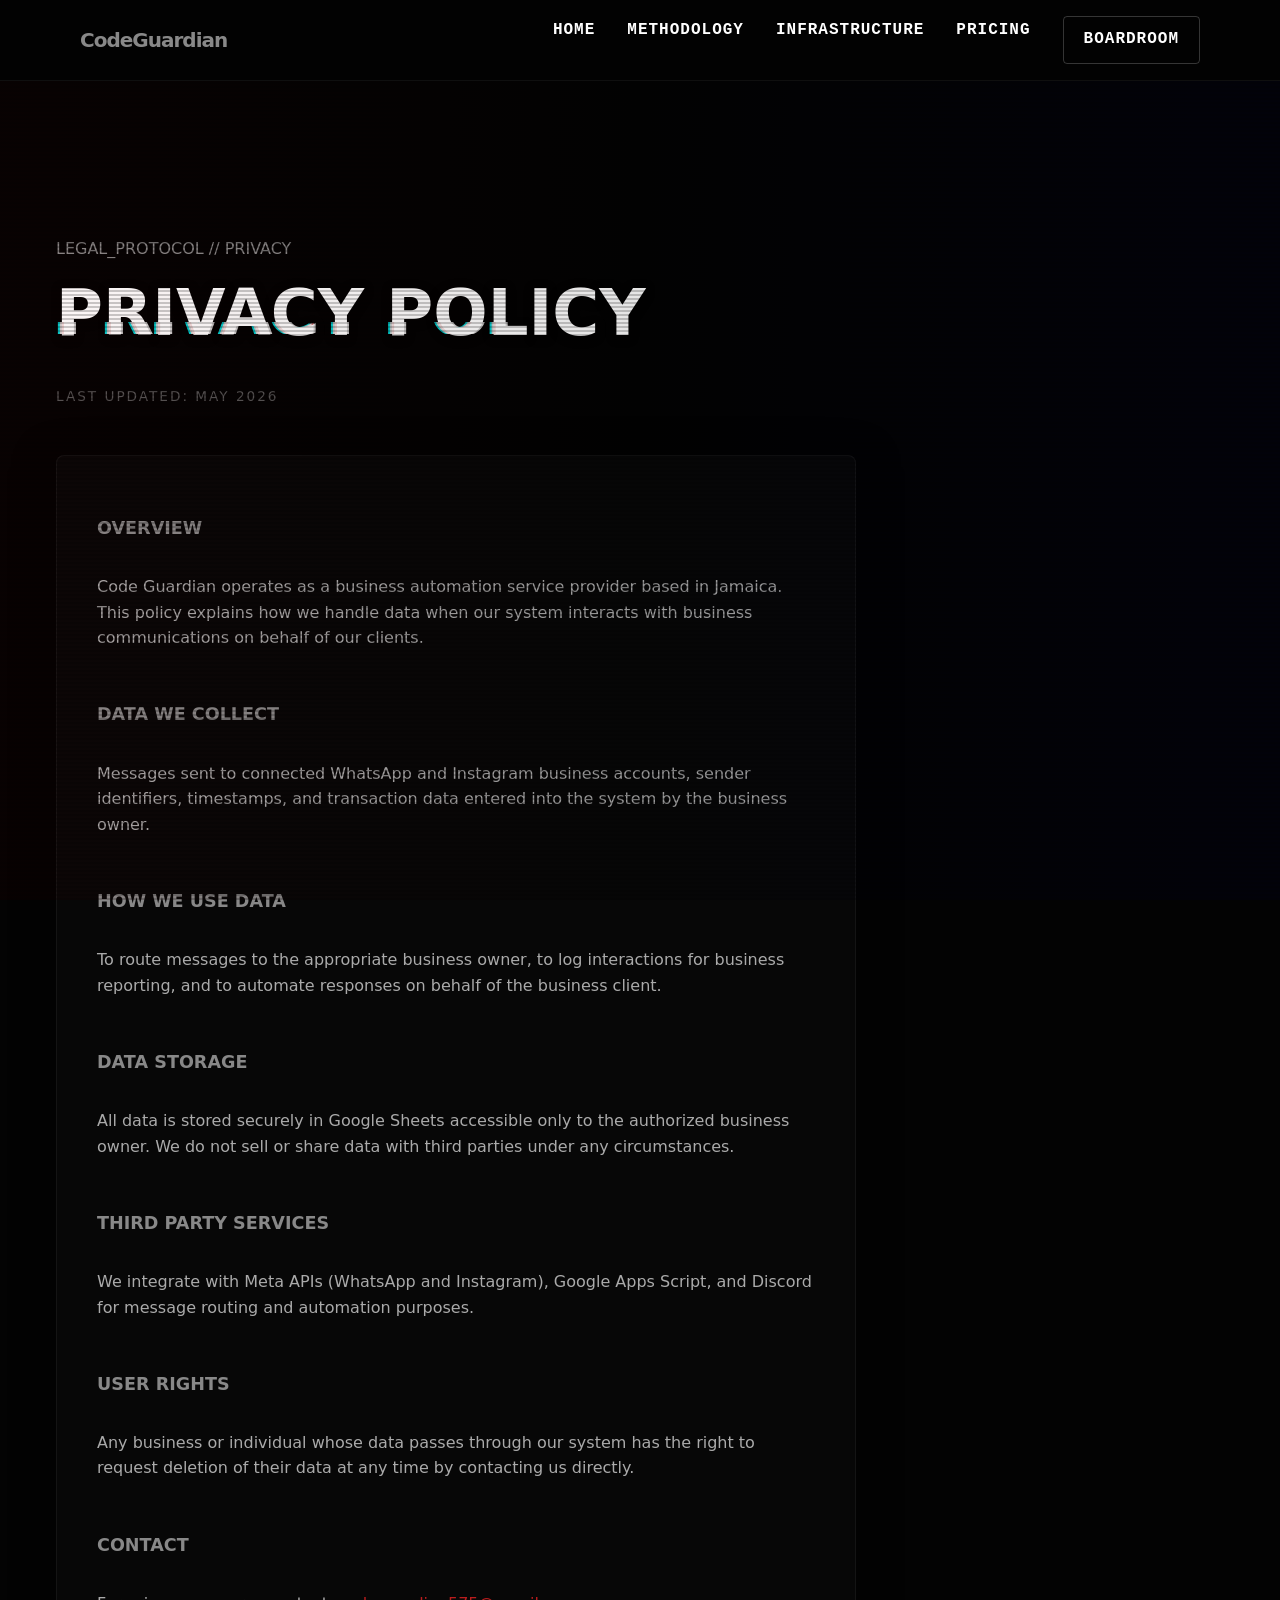
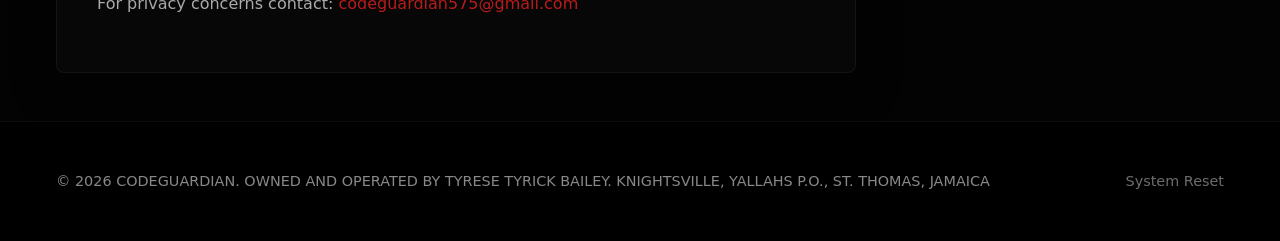
<file: privacy-policy.html>
<!DOCTYPE html>
<html lang="en">
<head>
  <meta charset="UTF-8" />
  <meta name="viewport" content="width=device-width, initial-scale=1.0" />
  <title>Privacy Policy | Code Guardian</title>
  <link rel="stylesheet" href="styles.css" />
  <meta name="description" content="Privacy Policy for Code Guardian EDO Infrastructure." />
</head>
<body>

<header class="site-header">
  <div class="container header-inner">
    <a href="index.html" class="brand"><span class="brand-text">CodeGuardian</span></a>
    <button class="mobile-nav-toggle" aria-expanded="false">
      <div class="hamburger"></div>
    </button>
    <nav class="nav">
  <ul class="nav-list">
  <li><a href="index.html" class="nav-link">Home</a></li>
  <li><a href="about.html" class="nav-link">Methodology</a></li>
  <li><a href="services.html" class="nav-link">Infrastructure</a></li>
  <li><a href="pricing.html" class="nav-link">Pricing</a></li>
  <li><a href="portal.html" class="nav-link btn btn-outline">Boardroom</a></li>
</ul>
    </nav>
  </div>
</header>

<main id="top">

<section class="section reveal" style="min-height: 100vh; padding-top: 120px;">
  <div class="container">
    <p class="hero-eyebrow">LEGAL_PROTOCOL // PRIVACY</p>
    <h1 class="hero-title glitch-text" data-text="PRIVACY POLICY">Privacy Policy</h1>
    <p style="color: #555; font-size: 0.85rem; letter-spacing: 2px; margin-bottom: 3rem;">LAST UPDATED: MAY 2026</p>

    <div class="card glass" style="padding: 40px; max-width: 800px;">

      <h3 class="glitch-text" data-text="OVERVIEW" style="font-size: 1.1rem; margin-bottom: 1rem;">Overview</h3>
      <p style="color: #aaa; margin-bottom: 2rem;">Code Guardian operates as a business automation service provider based in Jamaica. This policy explains how we handle data when our system interacts with business communications on behalf of our clients.</p>

      <h3 class="glitch-text" data-text="DATA WE COLLECT" style="font-size: 1.1rem; margin-bottom: 1rem;">Data We Collect</h3>
      <p style="color: #aaa; margin-bottom: 2rem;">Messages sent to connected WhatsApp and Instagram business accounts, sender identifiers, timestamps, and transaction data entered into the system by the business owner.</p>

      <h3 class="glitch-text" data-text="HOW WE USE DATA" style="font-size: 1.1rem; margin-bottom: 1rem;">How We Use Data</h3>
      <p style="color: #aaa; margin-bottom: 2rem;">To route messages to the appropriate business owner, to log interactions for business reporting, and to automate responses on behalf of the business client.</p>

      <h3 class="glitch-text" data-text="DATA STORAGE" style="font-size: 1.1rem; margin-bottom: 1rem;">Data Storage</h3>
      <p style="color: #aaa; margin-bottom: 2rem;">All data is stored securely in Google Sheets accessible only to the authorized business owner. We do not sell or share data with third parties under any circumstances.</p>

      <h3 class="glitch-text" data-text="THIRD PARTY SERVICES" style="font-size: 1.1rem; margin-bottom: 1rem;">Third Party Services</h3>
      <p style="color: #aaa; margin-bottom: 2rem;">We integrate with Meta APIs (WhatsApp and Instagram), Google Apps Script, and Discord for message routing and automation purposes.</p>

      <h3 class="glitch-text" data-text="USER RIGHTS" style="font-size: 1.1rem; margin-bottom: 1rem;">User Rights</h3>
      <p style="color: #aaa; margin-bottom: 2rem;">Any business or individual whose data passes through our system has the right to request deletion of their data at any time by contacting us directly.</p>

      <h3 class="glitch-text" data-text="CONTACT" style="font-size: 1.1rem; margin-bottom: 1rem;">Contact</h3>
      <p style="color: #aaa;">For privacy concerns contact: <a href="mailto:codeguardian575@gmail.com" style="color: var(--color-accent);">codeguardian575@gmail.com</a></p>

    </div>
  </div>
</section>

</main>

<footer class="site-footer">
  <div class="container footer-inner">
    <p class="footer-copy">&copy; <span id="year"></span> CODEGUARDIAN. OWNED AND OPERATED BY TYRESE TYRICK BAILEY.

KNIGHTSVILLE, YALLAHS P.O., ST. THOMAS, JAMAICA</p>
    <ul class="footer-links">
      <li><a href="#top">System Reset</a></li>
    </ul>
  </div>
</footer>

<script src="scripts.js"></script>
</body>
</html>
</file>
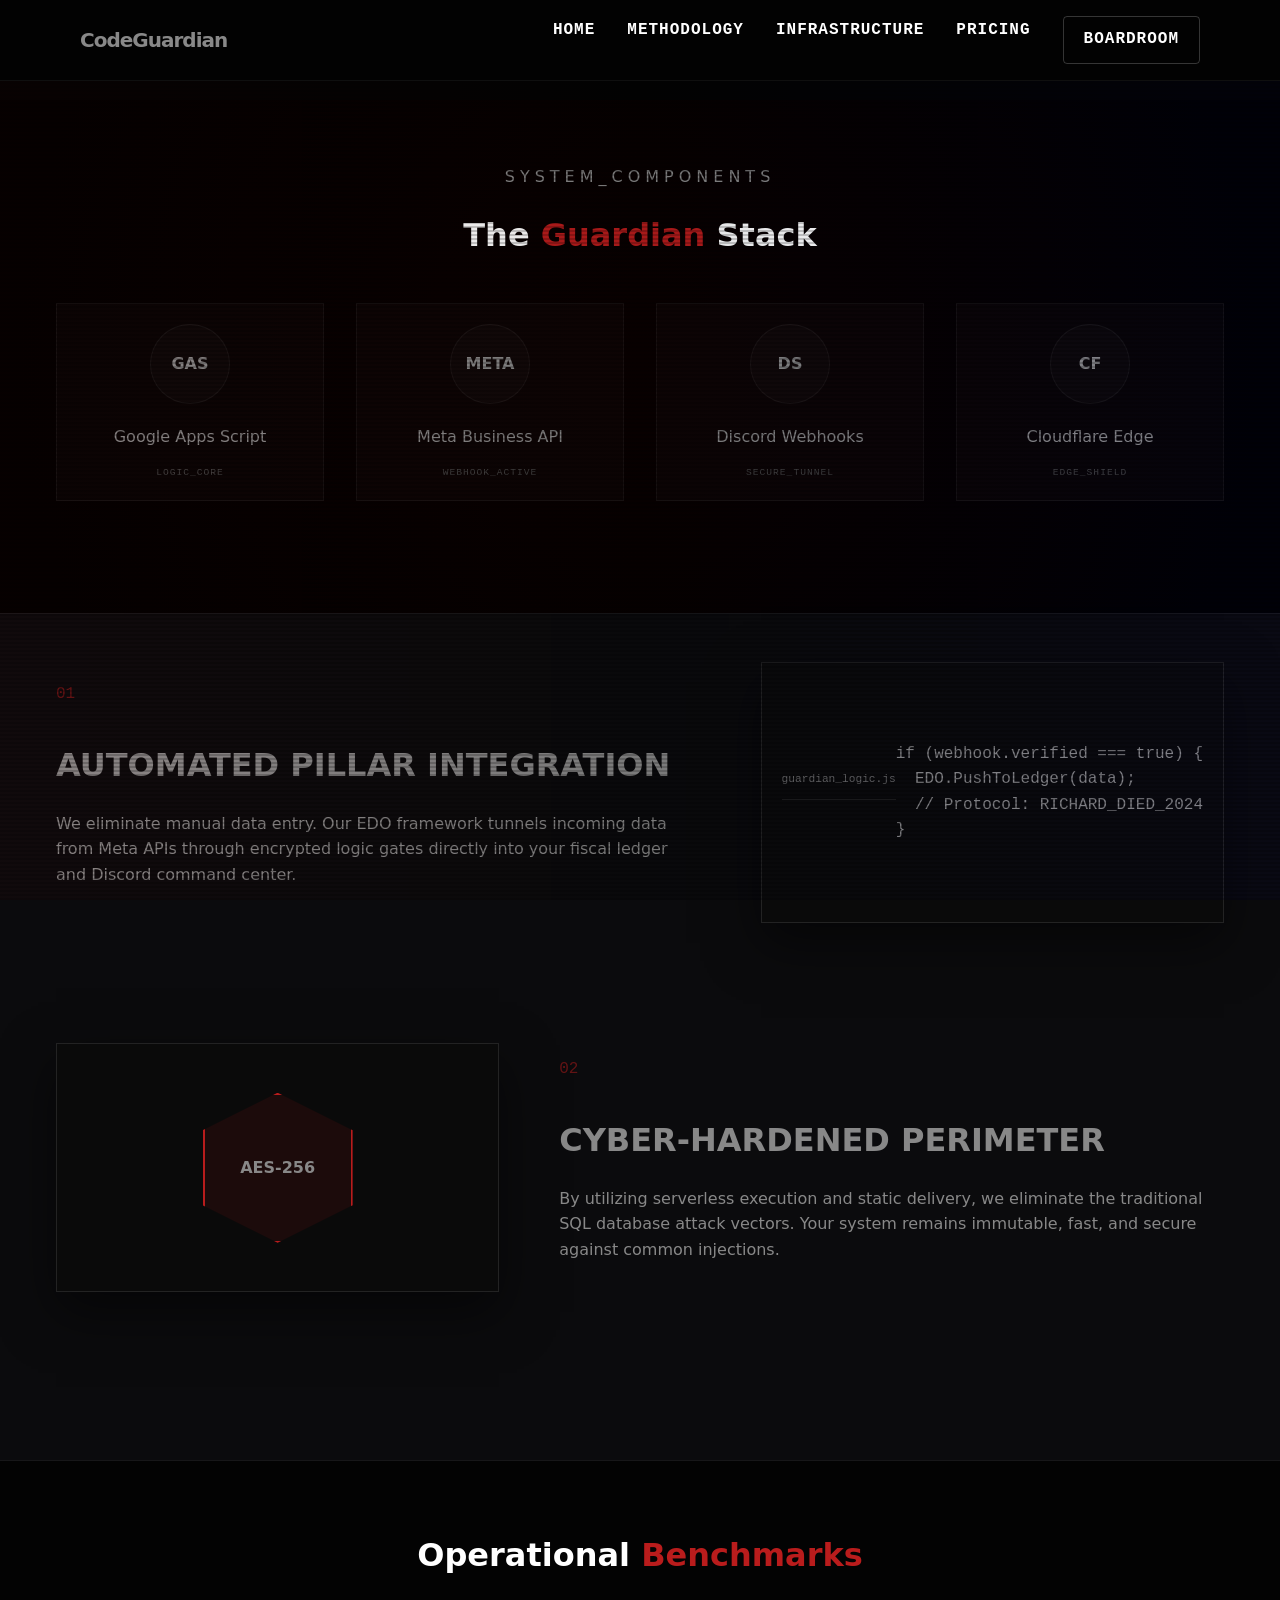
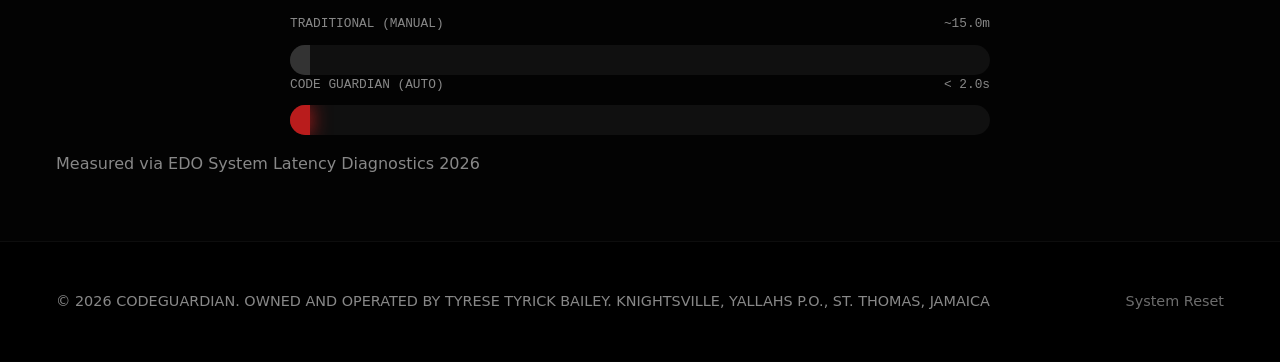
<file: services.html>
<!DOCTYPE html>
<html lang="en">
<head>
  <meta charset="UTF-8" />
  <meta name="viewport" content="width=device-width, initial-scale=1.0" />
  <title>Infrastructure | Technical Stack</title>
  <link rel="stylesheet" href="styles.css" />
</head>
<body>

  <header class="site-header">
  <div class="container header-inner">
    <a href="index.html" class="brand"><span class="brand-text">CodeGuardian</span></a>
    
    <button class="mobile-nav-toggle" aria-expanded="false">
      <div class="hamburger"></div>
    </button>

    <nav class="nav">
<ul class="nav-list">
  <li><a href="index.html" class="nav-link">Home</a></li>
  <li><a href="about.html" class="nav-link">Methodology</a></li>
  <li><a href="services.html" class="nav-link">Infrastructure</a></li>
  <li><a href="pricing.html" class="nav-link">Pricing</a></li>
  <li><a href="portal.html" class="nav-link btn btn-outline">Boardroom</a></li>
</ul>
    </nav>
  </div>
</header>

  <main>
<section class="section stack-section">
  <div class="container text-center">
    <p class="hero-eyebrow" style="letter-spacing: 5px;">SYSTEM_COMPONENTS</p>
    <h2 class="section-title">The <span style="color:var(--color-accent)">Guardian</span> Stack</h2>
    <div class="stack-grid">
      <div class="stack-card">
        <div class="icon-glow">GAS</div>
        <p class="stack-label">Google Apps Script</p>
        <span class="stack-status">LOGIC_CORE</span>
      </div>
      <div class="stack-card active-stack">
        <div class="icon-glow">META</div>
        <p class="stack-label">Meta Business API</p>
        <span class="stack-status">WEBHOOK_ACTIVE</span>
      </div>
      <div class="stack-card">
        <div class="icon-glow">DS</div>
        <p class="stack-label">Discord Webhooks</p>
        <span class="stack-status">SECURE_TUNNEL</span>
      </div>
      <div class="stack-card">
        <div class="icon-glow">CF</div>
        <p class="stack-label">Cloudflare Edge</p>
        <span class="stack-status">EDGE_SHIELD</span>
      </div>
    </div>
  </div>
</section>

<section class="section capability-section">
  <div class="container">
    <div class="capability-block">
      <div class="capability-text">
        <div class="cap-id">01</div>
        <h3 class="cap-title">Automated Pillar Integration</h3>
        <p>We eliminate manual data entry. Our EDO framework tunnels incoming data from Meta APIs through encrypted logic gates directly into your fiscal ledger and Discord command center.</p>
      </div>
      <div class="capability-media glass-panel">
        <div class="code-header"><span>guardian_logic.js</span></div>
        <div class="code-preview">
          <pre><code><span class="code-red">if</span> (webhook.verified === <span class="code-white">true</span>) {
  <span class="code-white">EDO</span>.PushToLedger(data);
  <span class="code-dim">// Protocol: RICHARD_DIED_2024</span>
}</code></pre>
        </div>
      </div>
    </div>

    <div class="capability-block reverse">
      <div class="capability-media glass-panel">
         <div class="security-shield-hex">
           <div class="shield-inner">AES-256</div>
           <div class="scan-line"></div>
         </div>
      </div>
      <div class="capability-text">
        <div class="cap-id">02</div>
        <h3 class="cap-title">Cyber-Hardened Perimeter</h3>
        <p>By utilizing serverless execution and static delivery, we eliminate the traditional SQL database attack vectors. Your system remains immutable, fast, and secure against common injections.</p>
      </div>
    </div>
  </div>
</section>


<section class="section chart-section">
  <div class="container">
    <div class="chart-box">
      <h2 class="section-title text-center">Operational <span style="color:var(--color-accent)">Benchmarks</span></h2>
      <div class="bar-chart-container">
        <div class="bar-group">
          <div class="bar-label">TRADITIONAL (MANUAL)<span>~15.0m</span></div>
          <div class="bar-bg"><div class="bar-fill legacy" style="width: 95%;"></div></div>
        </div>
        <div class="bar-group">
          <div class="bar-label">CODE GUARDIAN (AUTO)<span> < 2.0s</span></div>
          <div class="bar-bg"><div class="bar-fill kinetic" style="width: 10%;"></div></div>
        </div>
      </div>
      <p class="chart-footer">Measured via EDO System Latency Diagnostics 2026</p>
    </div>
  </div>
</section>
</main>

  <footer class="site-footer">
    <div class="container footer-inner">
      <p class="footer-copy">&copy; <span id="year"></span>  CODEGUARDIAN. OWNED AND OPERATED BY TYRESE TYRICK BAILEY.

KNIGHTSVILLE, YALLAHS P.O., ST. THOMAS, JAMAICA</p>
      <ul class="footer-links">
        <li><a href="#top">System Reset</a></li>
      </ul>
    </div>
  </footer>

  <script src="scripts.js"></script>
</body>
</html>
</file>
<file: styles.css>
/* =========================================
   CLEAN GLOBAL ENGINE
   ========================================= */html, body {
  width: 100%;
  max-width: 100%;
  overflow-x: hidden; /* THE KILLER OF THE WOBBLE */
  margin: 0;
  padding: 0;
  position: relative;
}

* {
  box-sizing: border-box; /* Forces all widths to stay inside their containers */
}
:root {
  --color-bg: #030303;
  --color-bg-alt: #0b0b0d; /* Slightly lifted black for sections */
  --color-surface: #121214; /* Card surface */
  --color-border: rgba(255, 255, 255, 0.05);
  
  /* NEW SECONDARY: DEEP RED */
  --color-accent: #b91c1c; /* Blood/Deep Red */
  --color-accent-glow: rgba(185, 28, 28, 0.3);
  
  --color-text: #888888;
  --color-heading: #ffffff;
      /* Pure white for impact */
  
 
  --transition-smooth: all 0.4s cubic-bezier(0.16, 1, 0.3, 1);


  /* Typography */
  --font-sans: 'Inter', system-ui, -apple-system, sans-serif;
  --font-size-base: 16px;
  --line-height-base: 1.6;

  /* Spacing Scale (Unified) */
  --space-1: 0.25rem;
  --space-2: 0.5rem;
  --space-3: 0.75rem;
  --space-4: 1rem;
  --space-8: 2rem;
  --space-12: 3rem;
  --space-section: clamp(80px, 15vh, 160px); /* Use this for .section padding */

  /* Layout & Corners */
  --container-width: 1200px;
  --radius-sm: 4px;
  --radius-md: 8px;
  --radius-lg: 12px;
  
  /* Transitions */
  --transition-fast: 150ms ease-out;
  --transition-reveal: all 0.8s cubic-bezier(0.2, 1, 0.3, 1);
}

/* Global Reset */
body {
  margin: 0;
  background-color: var(--color-bg);
  color: var(--color-text);
  font-family: var(--font-sans);
  font-size: var(--font-size-base);
  line-height: var(--line-height-base);
  -webkit-font-smoothing: antialiased;
  overflow-x: hidden;
}

img {
  max-width: 100%;
  display: block;
}

a {
  color: inherit;
  text-decoration: none;
}

a:hover {
  text-decoration: none;
}

button,
input,
select,
textarea {
  font-family: inherit;
  font-size: inherit;
}
.audit-box {
  padding: var(--space-8);
  text-align: center;
  border: 1px solid var(--color-accent);
}

.audit-counter {
  font-family: monospace;
  font-size: clamp(2rem, 8vw, 5rem);
  font-weight: 800;
  color: var(--color-primary);
  margin-block: var(--space-4);

}
 

/* 1. The "Scanline" Overlay - Makes the whole site feel like a monitor */
body::before {
  content: " ";
  display: block;
  position: fixed;
  top: 0; left: 0; bottom: 0; right: 0;
  background: linear-gradient(rgba(18, 16, 16, 0) 50%, rgba(0, 0, 0, 0.25) 50%), 
              linear-gradient(90deg, rgba(255, 0, 0, 0.06), rgba(0, 255, 0, 0.02), rgba(0, 0, 255, 0.06));
  z-index: 9999;
  pointer-events: none;
  background-size: 100% 2px, 3px 100%;
}

/* 2. Advanced Glassmorphism for Panels */
.kinetic-panel, .terminal-panel, .card {
  background: rgba(10, 10, 10, 0.8);
  backdrop-filter: blur(10px);
  border: 1px solid rgba(207, 0, 0, 0.2);
  box-shadow: 0 8px 32px 0 rgba(0, 0, 0, 0.8);
  transition: all 0.4s cubic-bezier(0.175, 0.885, 0.32, 1.275);
}

.kinetic-panel:hover {
  border-color: var(--color-accent);
  box-shadow: 0 0 25px rgba(207, 0, 0, 0.3);
  transform: translateY(-5px);
}

/* 3. The "Glitch" Text Effect for Headings */
.glitch-text {
  position: relative;
  text-transform: uppercase;
}

.glitch-text::before, .glitch-text::after {
  content: attr(data-text);
  position: absolute;
  top: 0; left: 0; width: 100%; height: 100%;
  opacity: 0.8;
}

.glitch-text:hover::before {
  animation: glitch-anim 0.3s infinite linear alternate-reverse;
  color: #ff0000;
  z-index: -1;
}

@keyframes glitch-anim {
  0% { clip: rect(20px, 9999px, 10px, 0); }
  100% { clip: rect(80px, 9999px, 90px, 0); }
}










 
/* =========================================
   REUSABLE UTILITY CLASSES
   ========================================= */

/* Layout helpers */
.container {
  width: 100%;
  max-width: var(--container-width);
  margin: 0 auto;
  padding-inline: var(--space-4);
}

.section {
  padding-block: var(--space-12);
}

.section-header {
  max-width: 640px;
  margin: 0 auto var(--space-8);
  text-align: center;
}

.section-title {
  font-size: 2rem;
  line-height: 1.2;
  color: var(--color-heading);
  margin-bottom: var(--space-3);
}

.section-intro {
  color: var(--color-text-muted);
  margin: 0;
}

.grid {
  display: grid;
  gap: var(--space-6);
}

/* Card pattern */
.card {
  background-color: var(--color-surface);
  border-radius: var(--radius-md);
  padding: var(--space-6);
  border: 1px solid var(--color-border);
  box-shadow: var(--shadow-soft);
  transition: transform var(--transition-base), box-shadow var(--transition-base),
    border-color var(--transition-base), background-color var(--transition-base);
}

.card:hover {
  transform: translateY(-3px);
  box-shadow: 0 18px 45px rgba(15, 23, 42, 0.12);
  border-color: var(--color-primary-soft);
  background-color: #f9fafb;
}

/* Buttons */
.btn {
  display: inline-flex;
  align-items: center;
  justify-content: center;
  padding: 0.75rem 1.5rem;
  border-radius: 999px;
  font-weight: 600;
  border: 1px solid transparent;
  cursor: pointer;
  transition: background-color var(--transition-base),
    color var(--transition-base), border-color var(--transition-base),
    transform var(--transition-fast), box-shadow var(--transition-fast);
  text-decoration: none;
  white-space: nowrap;
}

.btn-primary {
  background-color: var(--color-primary);
  color: #ffffff;
  box-shadow: 0 10px 25px rgba(37, 99, 235, 0.3);
}

.btn-primary:hover {
  background-color: var(--color-primary-dark);
  transform: translateY(-1px);
  box-shadow: 0 14px 35px rgba(37, 99, 235, 0.4);
}

.btn-outline {
  background-color: transparent;
  color: var(--color-primary);
  border-color: var(--color-primary);
}

.btn-outline:hover {
  background-color: var(--color-primary-soft);
}

/* Typography helpers */
.text-center {
  text-align: center;
}

.text-muted {
  color: var(--color-text-muted);
}

/* =========================================
   HEADER & NAVIGATION (FIXED & HARDENED)
   ========================================= */

.site-header {
  position: fixed;
  top: 0;
  left: 0;
  width: 100%;
  z-index: 9999; /* Higher priority to stay on top */
  background-color: rgba(3, 3, 3, 0.9); 
  backdrop-filter: blur(20px);
  border-bottom: 1px solid var(--color-border);
}

.header-inner {
  display: flex;
  justify-content: space-between;
  align-items: center;
  height: 80px;
  width: 90%;
  max-width: 1200px;
  margin: 0 auto;
}

/* Brand */
.brand {
  display: inline-flex;
  align-items: center;
  text-decoration: none;
  gap: var(--space-2);
}

.brand-text {
  font-weight: 800;
  letter-spacing: -1px;
  font-size: 1.25rem;
  color: var(--color-primary); /* Sets "KINETIC // EDO" to your primary color */
}

/* =========================================
   DESKTOP NAVIGATION
   ========================================= */

.nav-list {
  display: flex;
  gap: var(--space-8);
  list-style: none;
  margin: 0;
  padding: 0;
}

.nav-link {
  position: relative;
  color: #ffffff;
  text-decoration: none;
  font-family: monospace;
  font-weight: 600;
  letter-spacing: 1px;
  text-transform: uppercase;
  padding: 10px 0;
  transition: color 0.3s ease;
}

/* Underline Animation */
.nav-link::after {
  content: '';
  position: absolute;
  bottom: 0;
  left: 50%;
  width: 0;
  height: 2px;
  background: var(--color-accent);
  box-shadow: 0 0 10px var(--color-accent), 0 0 20px var(--color-accent);
  transition: all 0.4s cubic-bezier(0.16, 1, 0.3, 1);
  transform: translateX(-50%);
}

.nav-link:hover {
  color: var(--color-accent);
  text-shadow: 0 0 8px rgba(185, 28, 28, 0.6);
}

.nav-link:hover::after {
  width: 100%;
}

/* Specialized 'Boardroom' Button */
.btn-outline {
  border: 1px solid rgba(255, 255, 255, 0.2);
  padding: 10px 20px !important;
  border-radius: 4px;
}

.btn-outline:hover {
  background: rgba(185, 28, 28, 0.1) !important;
  border-color: var(--color-accent) !important;
  box-shadow: inset 0 0 15px rgba(185, 28, 28, 0.3), 0 0 15px rgba(185, 28, 28, 0.2) !important;
}

/* =========================================
   MOBILE ENGINE (RESPONSIVE FIXES)
   ========================================= */

/* Hamburger Button */
.mobile-nav-toggle {
  display: none; /* Hidden on Desktop */
  background: transparent;
  border: 1px solid var(--color-accent);
  padding: 10px;
  cursor: pointer;
  z-index: 10000;
}

.hamburger {
  width: 22px;
  height: 2px;
  background: var(--color-accent);
  position: relative;
}

.hamburger::before, .hamburger::after {
  content: '';
  position: absolute;
  width: 22px;
  height: 2px;
  background: var(--color-accent);
  left: 0;
}
.hamburger::before { top: -6px; }
.hamburger::after { bottom: 6px; }

@media (max-width: 768px) {
  .nav {
    display: flex !important;
    position: fixed;
    
    /* RESET: Explicitly tell it to start at the top-left of the glass */
    top: 0 !important;
    left: 0 !important;
    width: 100vw !important; /* Full width of the viewport */
    height: 100vh !important; /* Full height of the viewport */
    
    background: #050505;
    z-index: 9999; 
    
    /* Center the content */
    flex-direction: column;
    justify-content: center;
    align-items: center;
    
    /* Animation - Start completely hidden to the right */
    transform: translateX(100%);
    transition: transform 0.4s cubic-bezier(0.16, 1, 0.3, 1);
    
    visibility: hidden;
    pointer-events: none;
    margin: 0 !important; /* Kill any inherited margins */
  }

  .nav.open {
    transform: translateX(0);
    visibility: visible;
    pointer-events: all;
  }

  .mobile-nav-toggle {
    display: block !important;
    position: fixed; /* Keep it fixed to the screen */
    top: 20px;
    right: 20px; /* Use a fixed pixel value for consistency */
    z-index: 100000 !important; 
    background: #050505;
    border: 1px solid var(--color-accent);
    padding: 12px; /* Bigger tap target */
  }

/* 1. Reset the button bars when the BUTTON itself has the .open class */
.mobile-nav-toggle.open .hamburger {
  background: transparent !important; /* Hide middle bar */
}

.mobile-nav-toggle.open .hamburger::before {
  top: 0 !important;
  transform: rotate(45deg) !important;
}

.mobile-nav-toggle.open .hamburger::after {
  bottom: 0 !important;
  transform: rotate(-45deg) !important;
}

/* 2. Ensure the toggle button is the HIGHEST layer */
@media (max-width: 768px) {
  .mobile-nav-toggle {
    display: block !important;
    position: fixed !important; 
    top: 20px !important;
    right: 20px !important;
    z-index: 1000001 !important; /* One level higher than the nav */
    background: #050505; 
    border: 1px solid var(--color-accent);
    padding: 15px;
    cursor: pointer;
    line-height: 0;
  }
}
@media (max-width: 768px) {
  /* Start hidden and slightly lower */
  .card .click-overlay {
    opacity: 0;
    transform: translateY(10px);
    transition: all 0.6s cubic-bezier(0.16, 1, 0.3, 1);
    background: rgba(185, 28, 28, 0.15);
    visibility: hidden;
  }

  /* Only reveal when the JavaScript gives the green light */
  .card.is-visible .click-overlay {
    opacity: 1;
    transform: translateY(0);
    visibility: visible;
  }

  /* Add a red glow to the card border when it's the "active" one on screen */
  .card.is-visible {
    border-color: var(--color-accent) !important;
    box-shadow: 0 0 20px rgba(185, 28, 28, 0.2);
  }
}

  /* 4. THE LINKS - Make them big for thumbs */
.nav-list {
    flex-direction: column !important;
    align-items: center !important;
    justify-content: center !important;
    width: 100%;
    margin: 0 !important;
    padding: 0 !important;
    gap: 3rem !important;
  }
}

@media (max-width: 768px) {
  /* Shrink massive titles so they don't push the screen wide */
  h1, .hero-title {
    font-size: 1.8rem !important;
    line-height: 1.2;
    word-wrap: break-word;
  }

#cta .btn-primary {
    width: 90% !important;
    max-width: 320px;
    margin: 0 auto;
    font-size: 1rem !important;
    padding: 1rem !important;
    white-space: normal !important; /* Allows text to wrap so it doesn't push the screen wide */
    line-height: 1.4;
  }

  .container {
    padding-left: 15px !important;
    padding-right: 15px !important;
  }
}
/* =========================================
   THE "FORCE CLICK" PROTOCOL
   ========================================= */

.site-header {
  position: fixed;
  top: 0;
  left: 0;
  width: 100%;
  z-index: 9999;
  background-color: rgba(3, 3, 3, 0.9); 
  backdrop-filter: blur(20px);
  border-bottom: 1px solid var(--color-border);
  overflow: visible; /* Add this line */
}

.header-inner, .nav, .nav-list, .nav-link {
  /* This ensures the children (the links) are also interactive */
  z-index: 100000 !important;
  pointer-events: auto !important;
  cursor: pointer !important;
}

/* If you have a background video or matrix effect, 
   push it to the back explicitly */
.hero-video, .matrix-bg, canvas {
  z-index: -1 !important;
  pointer-events: none !important;
}

/* Ensure the main content doesn't "float" over the header */
main {
  position: relative;
  z-index: 1;
}

/* The Boardroom Button Flip */
.btn-boardroom {
  background: transparent;
  color: var(--color-heading);
  border: 1px solid var(--color-border);
  padding: 12px 24px;
  text-transform: uppercase;
  font-size: 0.7rem;
  letter-spacing: 2px;
  transition: var(--transition-smooth);
}

.btn-boardroom:hover {
  background: var(--color-heading); /* Turns White */
  color: #000000 !important;        /* Text turns Black */
  border-color: var(--color-heading);
  box-shadow: 0 10px 30px rgba(255, 255, 255, 0.1);
}


.status-indicator {
  display: inline-flex;
  align-items: center;
  gap: 8px;
  font-family: monospace;
  font-size: 0.7rem;
  color: var(--color-signal); /* Cyber Lime */
  text-transform: uppercase;
}

.blip {
  width: 6px;
  height: 6px;
  background: var(--color-signal);
  border-radius: 50%;
  animation: blink 1.5s infinite;
}

@keyframes blink {
  0% { opacity: 1; }
  50% { opacity: 0.3; }
  100% { opacity: 1; }
}





/* =========================================
   FINAL UNIFIED HERO (VIDEO + CENTERED)
   ========================================= */
.hero {
  position: relative;
  /* CHANGE THIS LINE: Remove var(--color-bg) and set to transparent */
  background: transparent; 
  
  padding: 80px 20px 40px 20px; 
  display: flex;
  flex-direction: column;
  align-items: center; 
  justify-content: flex-start;
  min-height: 60vh; 
  text-align: center;
  width: 100%;
  overflow: hidden; /* Important to keep video inside the box */
}

.video-background {
  position: absolute;
  top: 0;
  left: 0;
  width: 100%;
  height: 100%;
  z-index: 1; /* Sits at the very bottom */
}

#hero-video {
  width: 100%;
  height: 100%;
  object-fit: cover; /* This crops the YouTube UI if you caught any edges */
  opacity: 0; /* Start invisible */
  animation: fadeInVideo 2s ease-in forwards; /* Fade in over 2 seconds */
  filter: brightness(0.6) contrast(1.2); /* Makes the red Matrix look deeper and sharper */
}

@keyframes fadeInVideo {
  to { opacity: 0.5; } /* Final opacity - keeps it subtle behind the text */
}

.video-overlay {
  position: absolute;
  top: 0;
  left: 0;
  width: 100%;
  height: 100%;
  /* A heavy black-to-transparent gradient hides the edges of the video */
  background: linear-gradient(to bottom, rgba(0,0,0,0.8) 0%, transparent 50%, rgba(0,0,0,0.8) 100%);
  z-index: 2;
}

.hero-grid {
  position: relative;
  z-index: 10; /* Forces text ABOVE the video and overlay */
  width: 100%;
  display: flex;
  justify-content: center;
  margin-top: 0; 
}

.hero-content {
  max-width: 850px;
  margin: 0 auto;
  text-align: center;
  display: flex;
  flex-direction: column;
  align-items: center;
}

/* Ensure the title and eyebrow are punchy */
.hero-title {
  font-size: clamp(2.5rem, 5vw, 4rem);
  line-height: 1.1;
  color: #ffffff;
  margin: 0 0 1.5rem;
  font-weight: 800;
  text-shadow: 0 2px 10px rgba(0,0,0,0.5);
}

.hero-subtitle {
  color: #ccc;
  font-size: 1.1rem;
  line-height: 1.6;
  margin-bottom: 2.5rem;
  max-width: 600px;
}
/* =========================================
   RED SYSTEM BUTTONS (FIXED)
   ========================================= */
.btn-primary {
  background-color: var(--color-accent) !important;
  border: 1px solid var(--color-accent) !important;
  color: #ffffff !important;
  padding: 12px 28px;
  text-transform: uppercase;
  font-weight: 600;
  letter-spacing: 1px;
  transition: all 0.3s ease;
  box-shadow: 0 0 15px rgba(185, 28, 28, 0.2);
  cursor: pointer;
  display: inline-block;
}

.btn-primary:hover {
  background-color: #991b1b !important;
  box-shadow: 0 0 25px rgba(185, 28, 28, 0.5) !important;
  transform: translateY(-2px);
}

/* FIX: The Pulse Animation (Turning Blue to Red) */
.pulse {
  animation: pulse-red 2s infinite;
}

@keyframes pulse-red {
  0% {
    box-shadow: 0 0 0 0 rgba(185, 28, 28, 0.7);
  }
  70% {
    box-shadow: 0 0 0 15px rgba(185, 28, 28, 0);
  }
  100% {
    box-shadow: 0 0 0 0 rgba(185, 28, 28, 0);
  }
}
/* =========================================
   ABC+D FRAMEWORK: BLUR & FILL EFFECT
   ========================================= */

#framework .container {
  max-width: 1200px;
  margin: 0 auto;
  padding: 0 var(--space-6);
  display: flex;
  justify-content: center;
}

.framework-grid {
  display: grid;
  grid-template-columns: repeat(auto-fit, minmax(260px, 1fr));
  gap: var(--space-8);
  width: 100%;
}

.framework-grid .card {
  background: #0a0a0a;
  border: 1px solid rgba(255, 255, 255, 0.05);
  padding: var(--space-10);
  position: relative;
  min-height: 250px; 
  cursor: pointer;
  overflow: hidden;
  
  /* ADDED: Forces everything in the card to center */
  display: flex;
  flex-direction: column;
  align-items: center;      
  justify-content: center;   
  text-align: center;
  
  transition: all 0.4s cubic-bezier(0.16, 1, 0.3, 1);
}

/* 1. TEXT BLUR LOGIC + CENTERING */
.card-main-content {
  /* ADDED: Ensures title and p tag stay centered during the blur */
  display: flex;
  flex-direction: column;
  align-items: center;
  justify-content: center;
  width: 100%;
  
  transition: all 0.5s cubic-bezier(0.16, 1, 0.3, 1);
  opacity: 1;
  filter: blur(0px);
}

.card:hover .card-main-content {
  opacity: 0;
  filter: blur(12px); 
  transform: scale(0.95);
}

.click-overlay {
  position: absolute;
  top: 0;
  left: 0;
  width: 100%;
  height: 100%;
  display: flex;
  align-items: center;
  justify-content: center;
  pointer-events: none; 
  opacity: 0;
  z-index: 5; 
  transform: scale(1.1);
  transition: all 0.4s ease;
}

.click-overlay span {
  font-family: monospace;
  font-size: 1.4rem;
  font-weight: 900;
  color: var(--color-accent); 
  letter-spacing: 4px;
  text-shadow: 0 0 15px rgba(185, 28, 28, 0.6);
  text-transform: uppercase;
}

.card:hover .click-overlay {
  opacity: 1;
  transform: scale(1);
}

/* 3. CARD GLOW & INDICATOR */
.framework-grid .card:hover {
  border-color: var(--color-accent);
  box-shadow: inset 0 0 20px rgba(185, 28, 28, 0.05),
              0 15px 40px -10px rgba(185, 28, 28, 0.2);
}

.card-indicator {
  position: absolute;
  bottom: 0;
  left: 0;
  width: 100%;
  height: 3px;
  background: var(--color-accent);
  transform: scaleX(0);
  transition: transform 0.4s ease;
  transform-origin: left;
}

.card:hover .card-indicator {
  transform: scaleX(1);
}

/* Header Elements (A, B, C, D) stays at top corners */
.card-header {
  /* ADDED: Absolute positioning keeps icons from pushing text off-center */
  position: absolute;
  top: var(--space-6);
  left: 0;
  width: 100%;
  padding: 0 var(--space-10);
  
  display: flex;
  justify-content: space-between;
  z-index: 2; 
}

.card:hover .card-id, .card:hover .arrow {
  color: var(--color-accent) !important;
}
/* =========================================
   FIXED MODAL POSITIONING
   ========================================= */
.modal-overlay {
  position: fixed; /* FIXED is the key—it stays on the screen */
  top: 0;
  left: 0;
  width: 100vw;
  height: 100vh;
  background: rgba(0, 0, 0, 0.95); /* Heavy dark backdrop */
  display: flex;
  align-items: center;
  justify-content: center;
  
  /* Initial State (Hidden) */
  opacity: 0;
  pointer-events: none;
  visibility: hidden;
  
  transition: all 0.4s ease;
  z-index: 9999; /* Higher than EVERYTHING else */
}

/* When Javascript adds the 'active' class */
.modal-overlay.active {
  opacity: 1;
  pointer-events: auto;
  visibility: visible;
}

.modal-content {
  background: #0a0a0a;
  border: 1px solid var(--color-accent); /* Deep Red Border */
  padding: 3rem;
  max-width: 600px;
  width: 90%;
  position: relative;
  box-shadow: 0 0 50px rgba(185, 28, 28, 0.2);
  
  /* Animation for the box popping up */
  transform: translateY(20px);
  transition: transform 0.4s ease;
}

.modal-overlay.active .modal-content {
  transform: translateY(0);
}

.close-btn {
  position: absolute;
  top: 15px;
  right: 20px;
  background: none;
  border: none;
  color: #fff;
  font-size: 2.5rem;
  cursor: pointer;
  line-height: 1;
}

.close-btn:hover {
  color: var(--color-accent);

}.audit-counter {
  font-family: 'Courier New', Courier, monospace; /* Terminal font */
  font-size: clamp(3rem, 8vw, 6rem);
  font-weight: 900;
  letter-spacing: -2px;
  margin: var(--space-6) 0;
  min-height: 1.2em;
  display: flex;
  justify-content: center;
  align-items: center;
}

#load-time-display {
  transition: color 0.5s ease;
}

/* Subtle flicker for that terminal feel */
.flicker-text {
  animation: terminal-flicker 0.15s infinite secondary;
}

@keyframes terminal-flicker {
  0% { opacity: 1; }
  50% { opacity: 0.8; }
  100% { opacity: 1; }
}

#cta {
  text-align: center; /* Forces all text elements inside to the middle */
  display: flex;
  flex-direction: column;
  align-items: center; 
  justify-content: center;
}

#cta .hero-title, 
#cta .hero-subtitle {
  margin-left: auto;
  margin-right: auto;
  text-align: center; /* Double-down on centering the text itself */
  max-width: 800px;   /* Prevents the line from getting too long/ugly */
}









/* =========================================
   GLOBAL CYBER OVERLAY & ATMOSPHERE
   ========================================= */

/* 1. The "CRT/Scanline" Overlay - Forces depth across the entire site */
body::before {
  content: " ";
  display: block;
  position: fixed;
  top: 0; left: 0; bottom: 0; right: 0;
  background: 
    linear-gradient(rgba(18, 16, 16, 0) 50%, rgba(0, 0, 0, 0.2) 50%), 
    linear-gradient(90deg, rgba(207, 0, 0, 0.03), rgba(0, 0, 0, 0.1), rgba(0, 0, 255, 0.03));
  z-index: 9999;
  pointer-events: none;
  background-size: 100% 4px, 100% 100%;
  animation: crt-flicker 0.1s infinite;
}

@keyframes crt-flicker {
  0% { opacity: 0.95; }
  50% { opacity: 1; }
  100% { opacity: 0.98; }
}

/* 2. Primary Glitch Animation for Headings (RED/CYAN Split) */
/* =========================================
   PASSIVE GLITCH PROTOCOL (ALWAYS-ON)
   ========================================= */

.glitch-text {
  position: relative;
  display: inline-block;
}

.glitch-text::before,
.glitch-text::after {
  content: attr(data-text);
  position: absolute;
  top: 0;
  left: 0;
  width: 100%;
  height: 100%;
  background: transparent;
}

/* Red Layer - Passive Loop */
.glitch-text::before {
  left: 2px;
  text-shadow: -2px 0 var(--color-accent);
  clip: rect(44px, 450px, 56px, 0);
  animation: glitch-anim-primary 5s infinite linear alternate-reverse;
}

/* Cyan Layer - Passive Loop */
.glitch-text::after {
  left: -2px;
  text-shadow: -2px 0 #0ff;
  clip: rect(44px, 450px, 56px, 0);
  animation: glitch-anim-secondary 3s infinite linear alternate-reverse;
}

/* Random jitter frames for the "System Glitch" feel */
@keyframes glitch-anim-primary {
  0% { clip: rect(10px, 999px, 30px, 0); transform: skew(0.2deg); }
  5% { clip: rect(60px, 999px, 80px, 0); transform: skew(0.5deg); }
  10% { clip: rect(20px, 999px, 40px, 0); transform: skew(-0.2deg); }
  15% { clip: rect(0, 0, 0, 0); } /* Hidden state to prevent constant flickering */
  100% { clip: rect(0, 0, 0, 0); }
}

@keyframes glitch-anim-secondary {
  0% { clip: rect(40px, 999px, 60px, 0); transform: skew(-0.5deg); }
  5% { clip: rect(10px, 999px, 30px, 0); transform: skew(0.2deg); }
  10% { clip: rect(80px, 999px, 100px, 0); transform: skew(0.8deg); }
  12% { clip: rect(0, 0, 0, 0); } /* Hidden state */
  100% { clip: rect(0, 0, 0, 0); }
}
/* 3. Advanced Glassmorphism with 'Hard' Edge Logic */
.glass {
  background: rgba(10, 10, 10, 0.7) !important;
  backdrop-filter: blur(15px);
  border: 1px solid rgba(255, 255, 255, 0.05);
  box-shadow: 0 10px 40px rgba(0, 0, 0, 0.5);
}

.glass:hover {
  border-color: rgba(207, 0, 0, 0.3) !important;
  box-shadow: 0 0 30px rgba(207, 0, 0, 0.2);
}

.card.glass {
  animation: border-breathe 8s infinite ease-in-out;
}

@keyframes border-breathe {
  0%, 100% { border-color: rgba(255, 255, 255, 0.05); }
  50% { border-color: rgba(207, 0, 0, 0.15); box-shadow: 0 0 15px rgba(207, 0, 0, 0.05); }
}

























/* =========================================
   ABOUT SECTION
   ========================================= */

.about {
  background-color: var(--color-bg);
}

.about-grid {
  display: grid;
  gap: var(--space-8);
  align-items: flex-start;
}

.about-text {
  font-size: 1rem;
  color: var(--color-text-muted);
  display: flex;
  flex-direction: column;
  gap: var(--space-3);
}

.about-highlights {
  display: grid;
  gap: var(--space-4);
}

.about-card {
  background-color: #f9fafb;
  border-radius: var(--radius-md);
  padding: var(--space-4);
  border: 1px solid var(--color-border);
}

.about-card-title {
  margin-top: 0;
  margin-bottom: var(--space-2);
  font-size: 1.05rem;
  color: var(--color-heading);
}

.about-card-text {
  margin: 0;
  color: var(--color-text-muted);
}
/* Split Philosophy Styles */
.split-philosophy {
  padding-block: 0;
  border-bottom: 1px solid var(--color-border);
}

.side-old, .side-new {
  padding: var(--space-section) var(--space-8);
}

.side-old {
  background-color: #000;
  opacity: 0.6;
}

.side-new {
  background-color: var(--color-bg-alt);
  border-left: 1px solid var(--color-border);
}

.comparison-list {
  list-style: none;
  padding: 0;
  margin-top: var(--space-4);
}

.comparison-list li {
  margin-bottom: var(--space-2);
  font-family: monospace;
}

/* Timeline Styles */
.timeline {
  position: relative;
  max-width: 800px;
  margin: 0 auto;
  padding-left: 40px;
  border-left: 1px solid var(--color-border);
}

.timeline-item {
  position: relative;
  margin-bottom: var(--space-8);
}

.timeline-dot {
  position: absolute;
  left: -46px;
  top: 5px;
  width: 10px;
  height: 10px;
  background: var(--color-accent);
  border-radius: 50%;
  box-shadow: 0 0 10px var(--color-accent);
}

/* Architect Card */
.architect-card {
  display: flex;
  gap: var(--space-8);
  padding: var(--space-10);
  align-items: center;
}

.github-badge {
  display: inline-block;
  margin-top: var(--space-4);
  padding: 8px 16px;
  border: 1px solid var(--color-accent);
  color: var(--color-accent);
  font-family: monospace;
  font-size: 0.8rem;
}





/* =========================================
   METHODOLOGY: KINETIC STYLING
   ========================================= */

/* 1. Split Philosophy Upgrade */
.side-old {
  background: linear-gradient(135deg, #000 0%, #111 100%);
  border-right: 1px solid rgba(255, 255, 255, 0.05);
}

.side-new {
  background: linear-gradient(135deg, #050505 0%, #0a0000 100%);
  position: relative;
}

.side-new::after {
  content: 'ENCRYPTED';
  position: absolute;
  top: 10px;
  right: 10px;
  font-size: 0.6rem;
  color: var(--color-accent);
  opacity: 0.3;
  letter-spacing: 2px;
}

/* 2. Moving Timeline Logic */
.timeline-container {
  position: relative;
  max-width: 800px;
  margin: 4rem auto;
  padding-left: 50px;
}

/* The Background (Static) Line */
.timeline-container::before {
  content: '';
  position: absolute;
  left: 20px;
  top: 0;
  width: 2px;
  height: 100%;
  background: rgba(255, 255, 255, 0.05);
}

/* The Moving (Glow) Line */
.timeline-progress {
  position: absolute;
  left: 20px;
  top: 0;
  width: 2px;
  height: 0; /* Animated via scroll */
  background: var(--color-accent);
  box-shadow: 0 0 15px var(--color-accent);
  z-index: 1;
  transition: height 0.1s linear;
}

.timeline-item {
  position: relative;
  margin-bottom: 5rem;
  opacity: 0.3;
  transform: translateX(-10px);
  transition: all 0.6s ease;
}

/* When the item becomes "active" on scroll */
.timeline-item.active {
  opacity: 1;
  transform: translateX(0);
}

.timeline-dot {
  position: absolute;
  left: -42px;
  top: 5px;
  width: 14px;
  height: 14px;
  background: #000;
  border: 2px solid #333;
  border-radius: 50%;
  z-index: 2;
  transition: all 0.4s ease;
}

.timeline-item.active .timeline-dot {
  border-color: var(--color-accent);
  box-shadow: 0 0 15px var(--color-accent);
  background: var(--color-accent);
}

.day-tag {
  font-family: monospace;
  color: var(--color-accent);
  font-size: 0.8rem;
  letter-spacing: 2px;
  display: block;
  margin-bottom: 0.5rem;
}

.timeline-content h3 {
  font-size: 1.5rem;
  text-transform: uppercase;
  margin-bottom: 0.5rem;
}


/* =========================================
   SPLIT PHILOSOPHY: HUD INTERFACE
   ========================================= */

.philosophy-grid {
  display: grid;
  grid-template-columns: 1fr 2px 1fr; /* Two sides separated by a 2px line */
  gap: 0;
  min-height: 60vh;
  align-items: stretch;
  background: #050505;
  border: 1px solid rgba(255, 255, 255, 0.03);
}

.philosophy-side {
  padding: var(--space-16) var(--space-8);
  display: flex;
  flex-direction: column;
  justify-content: center; /* Vertical Center */
  align-items: center;     /* Horizontal Center */
  text-align: center;      /* Text Center */
  transition: all 0.5s ease;
}

/* Legacy Side - Dim and desaturated */
.legacy-logic {
  background: rgba(0, 0, 0, 0.8);
  opacity: 0.5;
  filter: grayscale(1);
}

.legacy-logic:hover {
  opacity: 0.7;
}

/* Kinetic Side - Sharp and Glowing */
.kinetic-logic {
  background: linear-gradient(135deg, #0a0a0a 0%, #050000 100%);
  position: relative;
}

.side-title {
  font-size: clamp(1.8rem, 4vw, 2.5rem);
  text-transform: uppercase;
  letter-spacing: -1px;
  margin-bottom: var(--space-6);
}

.dim-text { color: #555; }

/* The Comparison List Styling */
.comparison-list {
  list-style: none;
  padding: 0;
  width: 100%;
}

.comparison-list li {
  font-family: 'Courier New', monospace;
  font-size: 1rem;
  margin-bottom: var(--space-3);
  letter-spacing: 1px;
  position: relative;
}

/* Red accent bullet points for the Kinetic side */
.kinetic-logic .comparison-list li::before {
  content: '>';
  color: var(--color-accent);
  margin-right: 10px;
  font-weight: bold;
}

/* 3. THE CENTER DIVIDER */
.philosophy-divider {
  position: relative;
  background: rgba(255, 255, 255, 0.05);
}

.divider-line {
  width: 2px;
  height: 100%;
  background: linear-gradient(to bottom, transparent, var(--color-accent), transparent);
  box-shadow: 0 0 15px var(--color-accent);
}

.divider-node {
  position: absolute;
  top: 50%;
  left: 50%;
  transform: translate(-50%, -50%);
  width: 10px;
  height: 10px;
  background: var(--color-accent);
  border-radius: 50%;
  box-shadow: 0 0 20px var(--color-accent);
  z-index: 10;
}

/* =========================================
   THE MISSION: TERMINAL GLOW
   ========================================= */

.mission-card {
  background: #050505;
  border: 1px solid rgba(255, 255, 255, 0.05);
  padding: var(--space-12);
  position: relative;
  overflow: hidden;
  transition: all 0.5s cubic-bezier(0.16, 1, 0.3, 1);
  text-align: center;
  z-index: 1;
}

/* 1. The Red Atmosphere Hover (Replaces the White) */
.mission-card:hover {
  border-color: var(--color-accent);
  box-shadow: inset 0 0 50px rgba(185, 28, 28, 0.15),
              0 0 30px rgba(185, 28, 28, 0.1);
  transform: scale(1.01);
}

.mission-glow {
  position: absolute;
  top: 50%;
  left: 50%;
  width: 150%;
  height: 150%;
  background: radial-gradient(circle, rgba(185, 28, 28, 0.1) 0%, transparent 70%);
  transform: translate(-50%, -50%);
  opacity: 0;
  transition: opacity 0.8s ease;
  pointer-events: none;
  z-index: -1;
}

.mission-card:hover .mission-glow {
  opacity: 1;
}

/* 2. Text Styling */
.mission-quote {
  font-size: 1.5rem;
  font-style: italic;
  color: #fff;
  margin: 2rem auto;
  max-width: 800px;
  line-height: 1.4;
  position: relative;
  border: none; /* Removed the old side-border for a cleaner look */
}

/* Adding "Matrix" brackets around the quote on hover */
.mission-quote::before, .mission-quote::after {
  content: '';
  position: absolute;
  width: 20px;
  height: 100%;
  border-color: var(--color-accent);
  border-style: solid;
  opacity: 0;
  transition: all 0.4s ease;
}

.mission-quote::before { top: 0; left: -30px; border-width: 2px 0 2px 2px; }
.mission-quote::after { top: 0; right: -30px; border-width: 2px 2px 2px 0; }

.mission-card:hover .mission-quote::before,
.mission-card:hover .mission-quote::after {
  opacity: 1;
  transform: translateX(10px); /* Quote "brackets" slide in */
}

/* 3. System Status Bar */
.system-status {
  margin-top: 3rem;
  font-family: monospace;
  font-size: 0.7rem;
  letter-spacing: 3px;
  color: #444;
  transition: color 0.4s ease;
}

.status-dot {
  display: inline-block;
  width: 8px;
  height: 8px;
  background: #222;
  border-radius: 50%;
  margin-right: 10px;
}

.mission-card:hover .system-status { color: var(--color-accent); }
.mission-card:hover .status-dot {
  background: var(--color-accent);
  box-shadow: 0 0 10px var(--color-accent);
  animation: pulse-red 1.5s infinite;
}

@keyframes pulse-red {
  0% { opacity: 1; }
  50% { opacity: 0.3; }
  100% { opacity: 1; }
}


/* =========================================
   CLEANUP: KILL THE WHITE HOVER
   ========================================= */

/* Target all cards in the methodology/about pages */
.about-card, .architect-card, .mission-card {
    background-color: #050505 !important; /* Forces dark background */
    color: #ffffff !important;
    border: 1px solid rgba(255, 255, 255, 0.05) !important;
}

/* Force hover to be transparent/red instead of white */
.about-card:hover, .architect-card:hover, .mission-card:hover {
    background-color: #080808 !important; 
    border-color: var(--color-accent) !important;
    box-shadow: 0 0 20px rgba(185, 28, 28, 0.2) !important;
}

/* Fix the text colors so they don't disappear */
.about-card-title, .about-card-text, .section-title, .text-muted {
    color: #ffffff !important;
}

.text-muted {
    opacity: 0.7;
}
.architect-card {
    position: relative;
    background: #050505;
    border: 1px solid rgba(255, 255, 255, 0.05);
    transition: all 0.4s ease;
}

/* Red Corner Brackets */
.architect-card::before {
    content: '';
    position: absolute;
    top: 0;
    left: 0;
    width: 0;
    height: 0;
    border-top: 2px solid var(--color-accent);
    border-left: 2px solid var(--color-accent);
    transition: all 0.3s ease;
    opacity: 0;
}

.architect-card:hover::before {
    width: 30px;
    height: 30px;
    opacity: 1;
}

.architect-card:hover {
    transform: translateY(-5px);
    box-shadow: 0 10px 30px rgba(0, 0, 0, 0.5), 0 0 20px rgba(185, 28, 28, 0.1);
  
}

/* =========================================
   TACTICAL PRICING ARCHITECTURE GRID
   ========================================= */
.pricing-grid {
  display: grid;
  grid-template-columns: repeat(auto-fit, minmax(320px, 1fr));
  gap: var(--space-8);
  align-items: stretch;
  margin-top: 3rem;
}

.pricing-card {
  padding: 2.5rem 2rem;
  display: flex;
  flex-direction: column;
  justify-content: space-between;
  position: relative;
  border-radius: var(--radius-sm);
  background: rgba(5, 5, 5, 0.95);
}

/* Recommended Tier Border Activation */
.pricing-card.recommended-tier {
  border-color: var(--color-accent);
  box-shadow: 0 0 30px rgba(185, 28, 28, 0.15);
  transform: scale(1.02);
}

.recommended-badge {
  position: absolute;
  top: -12px;
  left: 50%;
  transform: translateX(-50%);
  background: var(--color-accent);
  color: #fff;
  font-family: monospace;
  font-size: 0.7rem;
  font-weight: bold;
  letter-spacing: 2px;
  padding: 4px 14px;
  border-radius: 2px;
  white-space: nowrap;
}

.p-card-header h3 {
  font-size: 1.6rem;
  color: var(--color-heading);
  margin: 0.75rem 0 0.5rem 0;
  letter-spacing: -0.5px;
}

.tier-purpose {
  font-size: 0.85rem;
  color: #777;
  line-height: 1.4;
  margin: 0;
  min-height: 60px;
}

.p-card-price {
  margin: 2rem 0 0.5rem 0;
  font-family: monospace;
}

.p-card-price .currency {
  font-size: 1rem;
  color: var(--color-accent);
  vertical-align: super;
  font-weight: bold;
}

.p-card-price .amount {
  font-size: 3rem;
  font-weight: 800;
  color: #fff;
}

.p-card-price .period {
  color: #666;
  font-size: 0.9rem;
}

.p-card-setup {
  font-family: monospace;
  font-size: 0.75rem;
  letter-spacing: 1px;
  color: #555;
  margin-bottom: 1.5rem;
}

.p-card-specs {
  list-style: none;
  padding: 0;
  margin: 0 0 2.5rem 0;
  border-top: 1px solid #111;
}

.p-card-specs li {
  padding: 0.85rem 0;
  border-bottom: 1px solid #111;
  font-size: 0.9rem;
  color: #aaa;
}

.p-card-specs li strong {
  color: #fff;
}

.p-card-specs li.disabled-spec {
  color: #333;
  text-decoration: line-through;
}

/* Interactive Tappable Specs */
.tappable-spec {
  color: var(--color-accent) !important;
  cursor: pointer;
  font-family: monospace;
  font-weight: bold;
  letter-spacing: 1px;
  font-size: 0.8rem !important;
  display: flex;
  justify-content: space-between;
  align-items: center;
  transition: padding-left 0.2s ease;
}

.tappable-spec:hover {
  background: rgba(185, 28, 28, 0.05);
  padding-left: 5px;
}

.spec-chevron {
  font-size: 0.7rem;
}

.p-card-btn {
  width: 100%;
  border-radius: var(--radius-sm);
  background: transparent;
  border: 1px solid #222;
  color: #fff;
  font-family: monospace;
  font-size: 0.8rem;
  letter-spacing: 1px;
  padding: 12px;
  text-align: center;
}

.pricing-card:hover .p-card-btn {
  background: #fff;
  color: #000;
  border-color: #fff;
}

.pricing-card.recommended-tier .p-card-btn {
  background: var(--color-accent);
  border-color: var(--color-accent);
}

.pricing-card.recommended-tier:hover .p-card-btn {
  background: #fff;
  color: #000;
  border-color: #fff;
  box-shadow: 0 0 15px #fff;
}

/* Ledger & Add-ons Block Layout */
.ledger-container {
  display: grid;
  grid-template-columns: repeat(auto-fit, minmax(450px, 1fr));
  gap: var(--space-8);
  margin-top: 2rem;
}

.ledger-block {
  padding: 2rem;
  background: rgba(4, 4, 5, 0.9);
}

.ledger-block h4 {
  margin-top: 0;
  color: #fff;
  font-family: monospace;
  letter-spacing: 2px;
  text-transform: uppercase;
  border-bottom: 1px solid #222;
  padding-bottom: 0.75rem;
}

.ledger-row {
  display: flex;
  justify-content: space-between;
  align-items: center;
  padding: 1rem 0;
  border-bottom: 1px solid #111;
  font-size: 0.9rem;
}

.ledger-item {
  color: #bbb;
}

.ledger-price {
  font-family: monospace;
  color: #fff;
}

.ledger-price small {
  color: #555;
}

/* Pulse Glow Keyframe for Growth Tier Button */
.pulse-red {
  animation: redGlow 2s infinite ease-in-out;
}
@keyframes redGlow {
  0%, 100% { box-shadow: 0 0 5px rgba(185, 28, 28, 0.4); }
  50% { box-shadow: 0 0 20px rgba(185, 28, 28, 0.8); }
}

@media (max-width: 768px) {
  .pricing-card.recommended-tier {
    transform: scale(1);
  }
  .ledger-container {
    grid-template-columns: 1fr;
  }
}

/* =========================================
   TACTICAL INTERACTION MODIFIERS (HOVERS)
   ========================================= */

/* Smooth baseline transition handler */
.pricing-card, .ledger-block, .ledger-row, .p-card-btn {
  transition: all 0.4s cubic-bezier(0.16, 1, 0.3, 1) !important;
}

/* 1. Base Pricing Card Hover Protocol */
.pricing-card:hover {
  transform: translateY(-8px) scale(1.01);
  border-color: rgba(255, 255, 255, 0.25) !important;
  box-shadow: 0 15px 40px rgba(0, 0, 0, 0.9), 0 0 15px rgba(255, 255, 255, 0.05);
  background: rgba(12, 12, 14, 0.98) !important;
}

/* Growth Card Overrides on Hover */
.pricing-card.recommended-tier:hover {
  border-color: var(--color-accent) !important;
  box-shadow: 0 20px 50px rgba(0, 0, 0, 0.9), 0 0 30px var(--color-accent-glow);
}

/* 2. Standalone Ledger & Spikes Block Interactions */
.ledger-block:hover {
  transform: translateY(-4px);
  border-color: rgba(185, 28, 28, 0.4) !important;
  box-shadow: 0 12px 35px rgba(0, 0, 0, 0.8), inset 0 0 15px rgba(185, 28, 28, 0.03);
  background: rgba(10, 10, 12, 0.95) !important;
}

/* Internal Row Highlights */
.ledger-row:hover {
  background: rgba(255, 255, 255, 0.01);
  padding-left: 8px;
  color: #fff;
}

.ledger-row:hover .ledger-item {
  color: #ffffff;
  text-shadow: 0 0 8px rgba(255, 255, 255, 0.2);
}

.ledger-row:hover .ledger-price {
  color: var(--color-accent);
  text-shadow: 0 0 10px var(--color-accent-glow);
}

/* 3. Specs List Hover Feedback */
.p-card-specs li:not(.tappable-spec):not(.disabled-spec):hover {
  color: #fff;
  padding-left: 4px;
  border-bottom-color: rgba(255, 255, 255, 0.1);
}

/* 4. Action Button Hover Refinements */
.pricing-card:hover .p-card-btn {
  background: var(--color-heading) !important;
  color: #000000 !important;
  border-color: var(--color-heading) !important;
  font-weight: bold;
  box-shadow: 0 0 20px rgba(255, 255, 255, 0.2);
}

.pricing-card.recommended-tier:hover .p-card-btn {
  background: var(--color-accent) !important;
  color: #ffffff !important;
  border-color: var(--color-accent) !important;
  box-shadow: 0 0 25px var(--color-accent);
}












































/* =========================================
   SERVICES SECTION
   ========================================= */

.services {
  background-color: var(--color-bg-alt);
}

.service-grid {
  grid-template-columns: repeat(auto-fit, minmax(240px, 1fr));
}

.service-card .card-title {
  margin-top: 0;
  margin-bottom: var(--space-3);
  font-size: 1.1rem;
  color: var(--color-heading);
}

.service-card .card-text {
  margin: 0 0 var(--space-3);
  color: var(--color-text-muted);
}

.card-list {
  list-style: none;
  padding: 0;
  margin: 0;
  color: var(--color-text-muted);
  font-size: 0.95rem;
}

.card-list li {
  display: flex;
  align-items: center;
  gap: var(--space-2);
  margin-bottom: var(--space-2);
}

.card-list li::before {
  content: "✓";
  color: var(--color-primary);
  font-weight: 600;
}

.section-cta {
  margin-top: var(--space-8);
  text-align: center;
  color: var(--color-text-muted);
}
/* Stack Grid */
.stack-grid {
  display: grid;
  grid-template-columns: repeat(auto-fit, minmax(150px, 1fr));
  gap: var(--space-8);
  margin-top: var(--space-12);
}

.icon-glow {
  width: 80px;
  height: 80px;
  margin: 0 auto 20px;
  display: flex;
  align-items: center;
  justify-content: center;
  border: 1px solid var(--color-border);
  border-radius: 50%;
  font-weight: 800;
  transition: all 0.4s ease;
  background: rgba(255,255,255,0.02);
}

.stack-card:hover .icon-glow {
  border-color: var(--color-accent);
  box-shadow: 0 0 20px rgba(56, 189, 248, 0.4);
  color: var(--color-accent);
}

/* Z-Pattern blocks */
.capability-block {
  display: grid;
  grid-template-columns: 1fr 1fr;
  gap: var(--space-12);
  align-items: center;
  margin-bottom: var(--space-section);
}

.capability-media {
  aspect-ratio: 16 / 9;
  display: flex;
  align-items: center;
  justify-content: center;
  background: linear-gradient(135deg, #111, #000);
}

/* Bar Chart */
.bar-chart-container {
  max-width: 700px;
  margin: 0 auto;
}

.bar-group {
  margin-bottom: var(--space-6);
}

.bar-bg {
  height: 30px;
  background: rgba(255,255,255,0.05);
  border-radius: 99px;
  overflow: hidden;
  margin-top: 10px;
}

.bar-fill {
  height: 100%;
  display: flex;
  align-items: center;
  padding-left: 20px;
  font-size: 0.8rem;
  font-weight: bold;
}

.bar-fill.legacy { background: #333; color: #777; }
.bar-fill.kinetic { background: var(--color-accent); color: #000; }
/* =========================================
   INFRASTRUCTURE: THE DOOM LOOK
   ========================================= */

.stack-section { background: radial-gradient(circle at center, #0a0000 0%, #000 100%); }

.stack-card {
  position: relative;
  padding: 20px;
  background: rgba(255, 255, 255, 0.02);
  border: 1px solid rgba(255, 255, 255, 0.05);
  transition: all 0.4s cubic-bezier(0.175, 0.885, 0.32, 1.275);
}

.stack-card:hover {
  transform: translateY(-10px) scale(1.05);
  background: rgba(185, 28, 28, 0.05);
  border-color: var(--color-accent);
}

.stack-status {
  font-family: monospace;
  font-size: 0.6rem;
  color: #444;
  margin-top: 10px;
  display: block;
  letter-spacing: 1px;
}

.stack-card:hover .stack-status { color: var(--color-accent); }

/* CAPABILITY BLOCKS */
.capability-block {
  display: grid;
  grid-template-columns: 1.2fr 0.8fr;
  gap: 60px;
  margin-bottom: 120px;
  align-items: center;
}

.capability-block.reverse { grid-template-columns: 0.8fr 1.2fr; }

.cap-id {
  font-family: monospace;
  color: var(--color-accent);
  font-size: 1rem;
  margin-bottom: 10px;
  opacity: 0.5;
}

.cap-title {
  font-size: 2rem;
  text-transform: uppercase;
  margin-bottom: 20px;
}

/* THE GLASS PANEL */
.glass-panel {
  background: rgba(10, 10, 10, 0.8);
  border: 1px solid rgba(255, 255, 255, 0.1);
  backdrop-filter: blur(10px);
  padding: 20px;
  position: relative;
  box-shadow: 0 20px 50px rgba(0,0,0,0.5);
}

.code-header {
  border-bottom: 1px solid rgba(255, 255, 255, 0.1);
  padding-bottom: 10px;
  margin-bottom: 15px;
  font-family: monospace;
  font-size: 0.7rem;
  color: #666;
}

/* SCANLINE ANIMATION */
.security-shield-hex {
  width: 150px;
  height: 150px;
  background: rgba(185, 28, 28, 0.1);
  border: 2px solid var(--color-accent);
  display: flex;
  align-items: center;
  justify-content: center;
  font-weight: 900;
  clip-path: polygon(50% 0%, 100% 25%, 100% 75%, 50% 100%, 0% 75%, 0% 25%);
  position: relative;
  overflow: hidden;
}

.scan-line {
  position: absolute;
  top: -100%;
  left: 0;
  width: 100%;
  height: 50%;
  background: linear-gradient(to bottom, transparent, var(--color-accent), transparent);
  opacity: 0.5;
  animation: scanning 3s infinite linear;
}

@keyframes scanning {
  0% { top: -100%; }
  100% { top: 100%; }
}

/* BAR CHART ANIMATION */
.bar-chart-container { margin-top: 40px; }

.bar-label {
  display: flex;
  justify-content: space-between;
  font-family: monospace;
  font-size: 0.8rem;
  margin-bottom: 10px;
}

.bar-fill {
  width: 0; /* Animated via JS */
  transition: width 1.5s cubic-bezier(0.1, 1, 0.3, 1);
}

.bar-fill.kinetic {
  background: var(--color-accent);
  box-shadow: 0 0 20px var(--color-accent);
}
/* =========================================
   FIX 1: NAV BAR OVERLAP
   ========================================= */
main {
  /* This ensures the first section starts AFTER the nav bar height */
  padding-top: 100px; 
}

/* =========================================
   FIX 2: PURGE BLUE GLOW -> FORCE RED
   ========================================= */
.stack-card:hover .icon-glow {
  border-color: var(--color-accent) !important;
  /* Replaced the blue (56, 189, 248) with your deep red */
  box-shadow: 0 0 25px rgba(185, 28, 28, 0.6), 
              inset 0 0 10px rgba(185, 28, 28, 0.4) !important;
  color: var(--color-accent) !important;
  background: rgba(185, 28, 28, 0.05) !important;
}

/* Ensure the labels also turn red on hover */
.stack-card:hover .stack-label {
  color: #fff;
  text-shadow: 0 0 8px rgba(185, 28, 28, 0.5);
}

/* =========================================
   FIX 3: STACK GRID SPACING
   ========================================= */
.stack-grid {
  display: grid;
  grid-template-columns: repeat(auto-fit, minmax(180px, 1fr));
  gap: var(--space-8);
  margin-top: var(--space-12);
  padding-bottom: 4rem; /* Extra space before the next section */
}
/* =========================================
   CONTACT SECTION
   ========================================= */

.contact {
  background-color: var(--color-bg);
}

.contact-grid {
  display: grid;
  gap: var(--space-8);
  align-items: flex-start;
}

.contact-details {
  color: var(--color-text-muted);
}

.contact-subtitle {
  margin-top: 0;
  margin-bottom: var(--space-3);
  color: var(--color-heading);
}

.contact-list {
  list-style: none;
  padding: 0;
  margin: var(--space-4) 0 0;
  display: flex;
  flex-direction: column;
  gap: var(--space-2);
}

.contact-list a {
  color: var(--color-primary-dark);
}

.contact-list a:hover {
  text-decoration: underline;
}

/* Contact form */
.contact-form {
  background-color: #f9fafb;
  border-radius: var(--radius-md);
  padding: var(--space-6);
  border: 1px solid var(--color-border);
}

.form-group {
  margin-bottom: var(--space-4);
}

.form-group label {
  display: block;
  font-size: 0.9rem;
  font-weight: 600;
  margin-bottom: var(--space-2);
  color: var(--color-heading);
}

.form-group input,
.form-group select,
.form-group textarea {
  width: 100%;
  padding: 0.65rem 0.8rem;
  border-radius: var(--radius-sm);
  border: 1px solid #d1d5db;
  background-color: #ffffff;
  transition: border-color var(--transition-fast),
    box-shadow var(--transition-fast);
}

.form-group input:focus,
.form-group select:focus,
.form-group textarea:focus {
  outline: none;
  border-color: var(--color-primary);
  box-shadow: 0 0 0 1px var(--color-primary-soft);
}

.form-note {
  margin-top: var(--space-3);
  font-size: 0.85rem;
  color: var(--color-text-muted);
}
/* Security Gate Mockup */
.security-gate {
  max-width: 450px;
  margin: 0 auto;
  padding: var(--space-10);
  border: 1px solid var(--color-accent);
  box-shadow: 0 0 50px rgba(56, 189, 248, 0.1);
}

.lock-icon {
  font-size: 3rem;
  margin-bottom: var(--space-4);
}

.mock-form input {
  background: rgba(255,255,255,0.05) !important;
  border-color: var(--color-border) !important;
  color: #444 !important; /* Makes it look disabled */
}

/* Map & Nodes */
.map-container {
  height: 400px;
  margin-top: var(--space-8);
  position: relative;
  background: radial-gradient(circle at center, #111, #000);
  overflow: hidden;
}

.map-svg-mockup {
  width: 100%;
  height: 100%;
  position: relative;
  opacity: 0.6;
}

.pulse-node {
  position: absolute;
  width: 12px;
  height: 12px;
  background: var(--color-accent);
  border-radius: 50%;
  box-shadow: 0 0 15px var(--color-accent);
  animation: node-pulse 2s infinite;
}

@keyframes node-pulse {
  0% { transform: scale(1); opacity: 1; }
  100% { transform: scale(3); opacity: 0; }
}

.map-label {
  position: absolute;
  bottom: 20px;
  left: 50%;
  transform: translateX(-50%);
  font-family: monospace;
  font-size: 0.7rem;
  letter-spacing: 2px;
  color: var(--color-accent);
}

/* =========================================
   BOARDROOM: KINETIC COMMAND CENTER
   ========================================= */

/* 1. The Restricted Gate */
.kinetic-panel {
  background: rgba(5, 5, 5, 0.95);
  border: 1px solid rgba(185, 28, 28, 0.3);
  padding: 3rem;
  position: relative;
  overflow: hidden;
  box-shadow: 0 0 50px rgba(185, 28, 28, 0.1);
}

.gate-scan-line {
  position: absolute;
  top: 0;
  left: 0;
  width: 100%;
  height: 2px;
  background: var(--color-accent);
  box-shadow: 0 0 15px var(--color-accent);
  animation: scan-vertical 4s infinite linear;
  z-index: 5;
}

@keyframes scan-vertical {
  0% { top: 0; }
  100% { top: 100%; }
}

.btn-locked {
  width: 100%;
  background: transparent;
  border: 1px solid #222;
  color: #444;
  font-family: monospace;
  padding: 15px;
  cursor: not-allowed;
  letter-spacing: 3px;
}

/* 2. The Intelligence Audit Form */
.terminal-panel {
  background: #080808;
  border: 1px solid rgba(255, 255, 255, 0.05);
  padding: 40px;
  position: relative;
}

.terminal-panel::before {
  content: 'SECURE_TRANSIT';
  position: absolute;
  top: 10px;
  left: 10px;
  font-family: monospace;
  font-size: 0.6rem;
  color: var(--color-accent);
  opacity: 0.4;
}

/* Form Styling */
.kinetic-form label {
  color: var(--color-accent);
  font-family: monospace;
  font-size: 0.75rem;
  letter-spacing: 2px;
  display: block;
  margin-bottom: 10px;
}

.kinetic-form input, .kinetic-form select, .kinetic-form textarea {
  background: #000 !important;
  border: 1px solid #222 !important;
  color: #fff !important;
  border-radius: 0;
  padding: 12px;
  font-family: 'Courier New', monospace;
  transition: all 0.3s ease;
}

.kinetic-form input:focus, .kinetic-form select:focus {
  border-color: var(--color-accent) !important;
  box-shadow: 0 0 15px rgba(185, 28, 28, 0.2);
  outline: none;
}

/* Submit Button Hover */
.btn-kinetic-submit {
  width: 100%;
  background: transparent;
  border: 1px solid var(--color-accent);
  color: var(--color-accent);
  padding: 20px;
  font-family: monospace;
  font-weight: 800;
  letter-spacing: 5px;
  cursor: pointer;
  transition: all 0.4s ease;
  margin-top: 20px;
}

.btn-kinetic-submit:hover {
  background: var(--color-accent);
  color: #000;
  box-shadow: 0 0 30px var(--color-accent);
  transform: translateY(-2px);
}

/* 3. Range Input (Red Slider) */
.red-range {
  -webkitappearance: none;
  width: 100%;
  height: 2px;
  background: #222;
  outline: none;
}

.red-range::-webkit-slider-thumb {
  -webkit-appearance: none;
  width: 15px;
  height: 15px;
  background: var(--color-accent);
  box-shadow: 0 0 10px var(--color-accent);
  cursor: pointer;
}
/* =========================================
   FOOTER
   ========================================= */
/* Every second section gets the "Lift" color */
section:nth-child(even) {
  background-color: var(--color-bg-alt);
  border-top: 1px solid var(--color-border);
  border-bottom: 1px solid var(--color-border);
}

.site-footer {
  background-color: #000000;
  border-top: 1px solid var(--color-border);
  padding-block: var(--space-12);
}

.footer-inner {
  display: flex;
  flex-wrap: wrap;
  align-items: center;
  justify-content: space-between;
  gap: var(--space-3);
  font-size: 0.9rem;
}

.footer-copy {
  margin: 0;
}

.footer-links {
  list-style: none;
  display: flex;
  gap: var(--space-4);
  margin: 0;
  padding: 0;
}

.footer-links a {
  color: var(--color-footer-text);
  opacity: 0.8;
  transition: opacity var(--transition-fast);
}

.footer-links a:hover {
  opacity: 1;
}

/* =========================================
   RESPONSIVE ADJUSTMENTS
   ========================================= */

/* Medium screens */
@media (min-width: 640px) {
  .hero-grid {
    grid-template-columns: minmax(0, 1.4fr) minmax(0, 1fr);
  }

  .about-grid {
    grid-template-columns: minmax(0, 1.1fr) minmax(0, 1fr);
  }

  .about-highlights {
    grid-template-columns: repeat(2, minmax(0, 1fr));
  }

  .contact-grid {
    grid-template-columns: minmax(0, 1.1fr) minmax(0, 1fr);
  }
}

/* Large screens */
@media (min-width: 768px) {
  .about-highlights {
    grid-template-columns: repeat(3, minmax(0, 1fr));
  }
}

/* Small screens adjustments */
@media (max-width: 767px) {
  .header-inner {
    padding-block: var(--space-3);
  }

  .nav {
    display: none;
  }

  .nav-toggle {
    display: inline-flex;
  }

  .hero {
    padding-top: var(--space-10);
  }

  .hero-actions {
    flex-direction: column;
    align-items: stretch;
  }

  .contact-form {
    padding: var(--space-4);
  }

  .footer-inner {
    flex-direction: column;
    align-items: flex-start;
  }
}
/* MOBILE NAV LOGIC */
@media (max-width: 768px) {
  .mobile-nav-toggle { display: block; position: relative; z-index: 10000; }
  
  .nav {
    position: fixed;
    inset: 0 0 0 30%; /* Pushes menu to the right 70% of the screen */
    background: rgba(5, 5, 5, 0.98);
    backdrop-filter: blur(15px);
    transform: translateX(100%); /* Hides it off-screen */
    transition: transform 0.4s ease-in-out;
    z-index: 9999;
    padding: 100px 20px;
    border-left: 2px solid var(--color-accent);
  }

  /* This class gets added by JS when you click the button */
  .nav.nav-active { transform: translateX(0%); }

  .nav-list { flex-direction: column; gap: 30px; text-align: right; }
  
  .hamburger, .hamburger::before, .hamburger::after {
    width: 25px; height: 2px; background: var(--color-accent);
    position: absolute; transition: all 0.3s;
  }
  .hamburger::before { content: ''; top: -8px; left: 0; }
  .hamburger::after { content: ''; bottom: -8px; left: 0; }
}
/* =========================================
   CRITICAL CLICKABILITY FIX
   ========================================= */

/* 1. Force the Header to the absolute front */
.site-header {
    position: fixed !important;
    z-index: 999999 !important; /* One million z-index to be safe */
    pointer-events: auto !important;
}

/* 2. Ensure all children of the header allow clicks */
.site-header *, .nav-link, .brand, .mobile-nav-toggle {
    pointer-events: auto !important;
    cursor: pointer !important;
}

/* 3. Push the Hero and Video layers BACK */
.hero {
    z-index: 1 !important;
    position: relative;
}

.video-background, .video-overlay, #hero-video {
    z-index: -1 !important; /* Move video behind everything */
    pointer-events: none !important; /* Mouse clicks pass through it */
}

/* 4. Fix the Hero-Grid overlap */
.hero-grid {
    z-index: 2 !important; /* Above video, but below Header */
    pointer-events: auto;
}

/* 5. Cleanup for Mobile */
@media (max-width: 768px) {
    .nav.open {
        z-index: 999998 !important;
        pointer-events: auto !important;
        display: block !important;
    }
}



@media (max-width: 768px) {
  /* 1. THE NUCLEAR RESET: Stops ANY element from stretching wider than the phone screen */
  *, *:before, *:after {
    max-width: 100% !important;
    box-sizing: border-box !important;
  }

  /* 2. FORCE THE CORE WRAPPERS TO OBEY THE SCREEN */
  html, body {
    width: 100% !important;
    overflow-x: hidden !important; /* Locks the page strictly on a vertical axis */
    position: relative;
  }

  /* 3. SMASH ALL FLEX AND GRID CONTAINERS INTO A SINGLE VERTICAL COLUMN */
  div, section, article, main {
    display: flex !important;
    flex-direction: column !important;
    float: none !important;
    width: 100% !important;
  }

  /* 4. FORCE TECHNICAL STRINGS, LABELS, AND DATA TO SNAP-WRAP */
  p, span, h1, h2, h3, h4, h5, h6, code, pre, li, a, td, th {
    white-space: normal !important;      /* Overrides any 'nowrap' settings */
    overflow-wrap: break-word !important; /* Breaks ultra-long strings/paths to the next line */
    word-break: break-word !important;
  }
}
</file>
